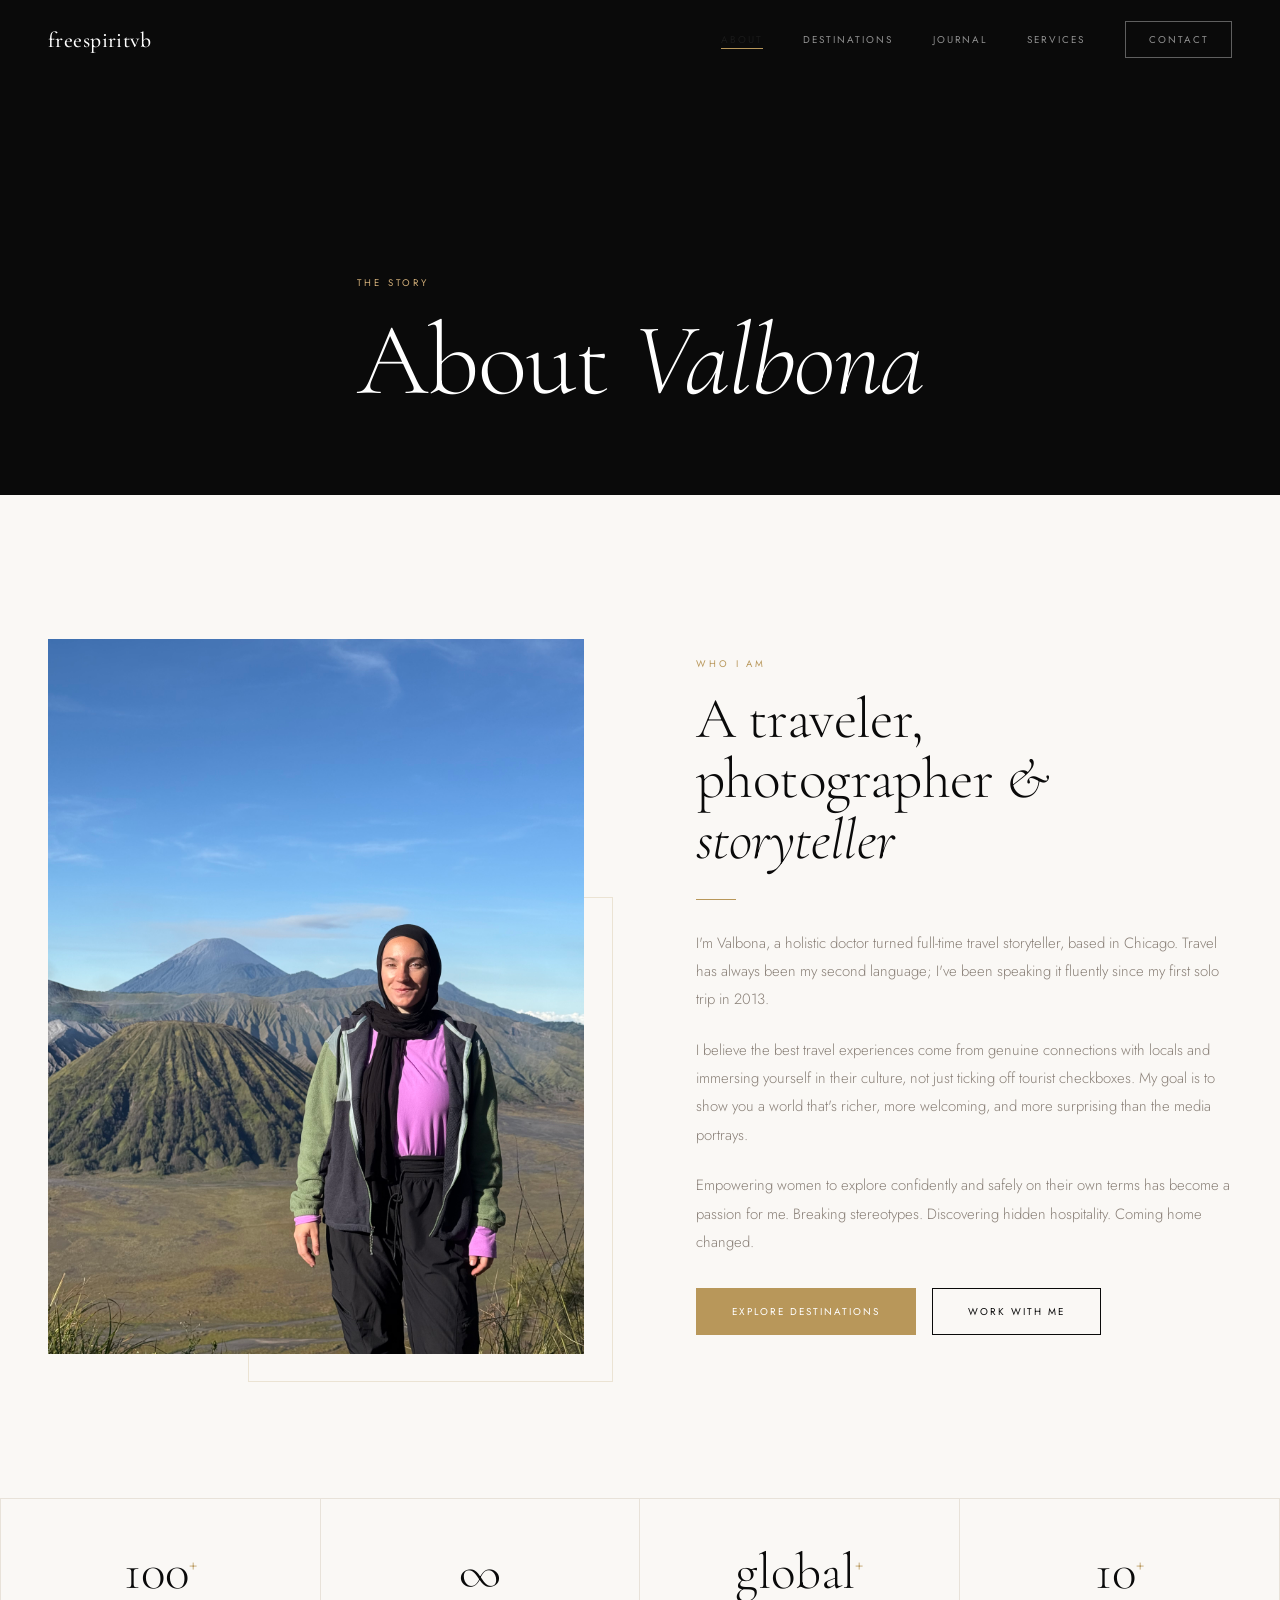
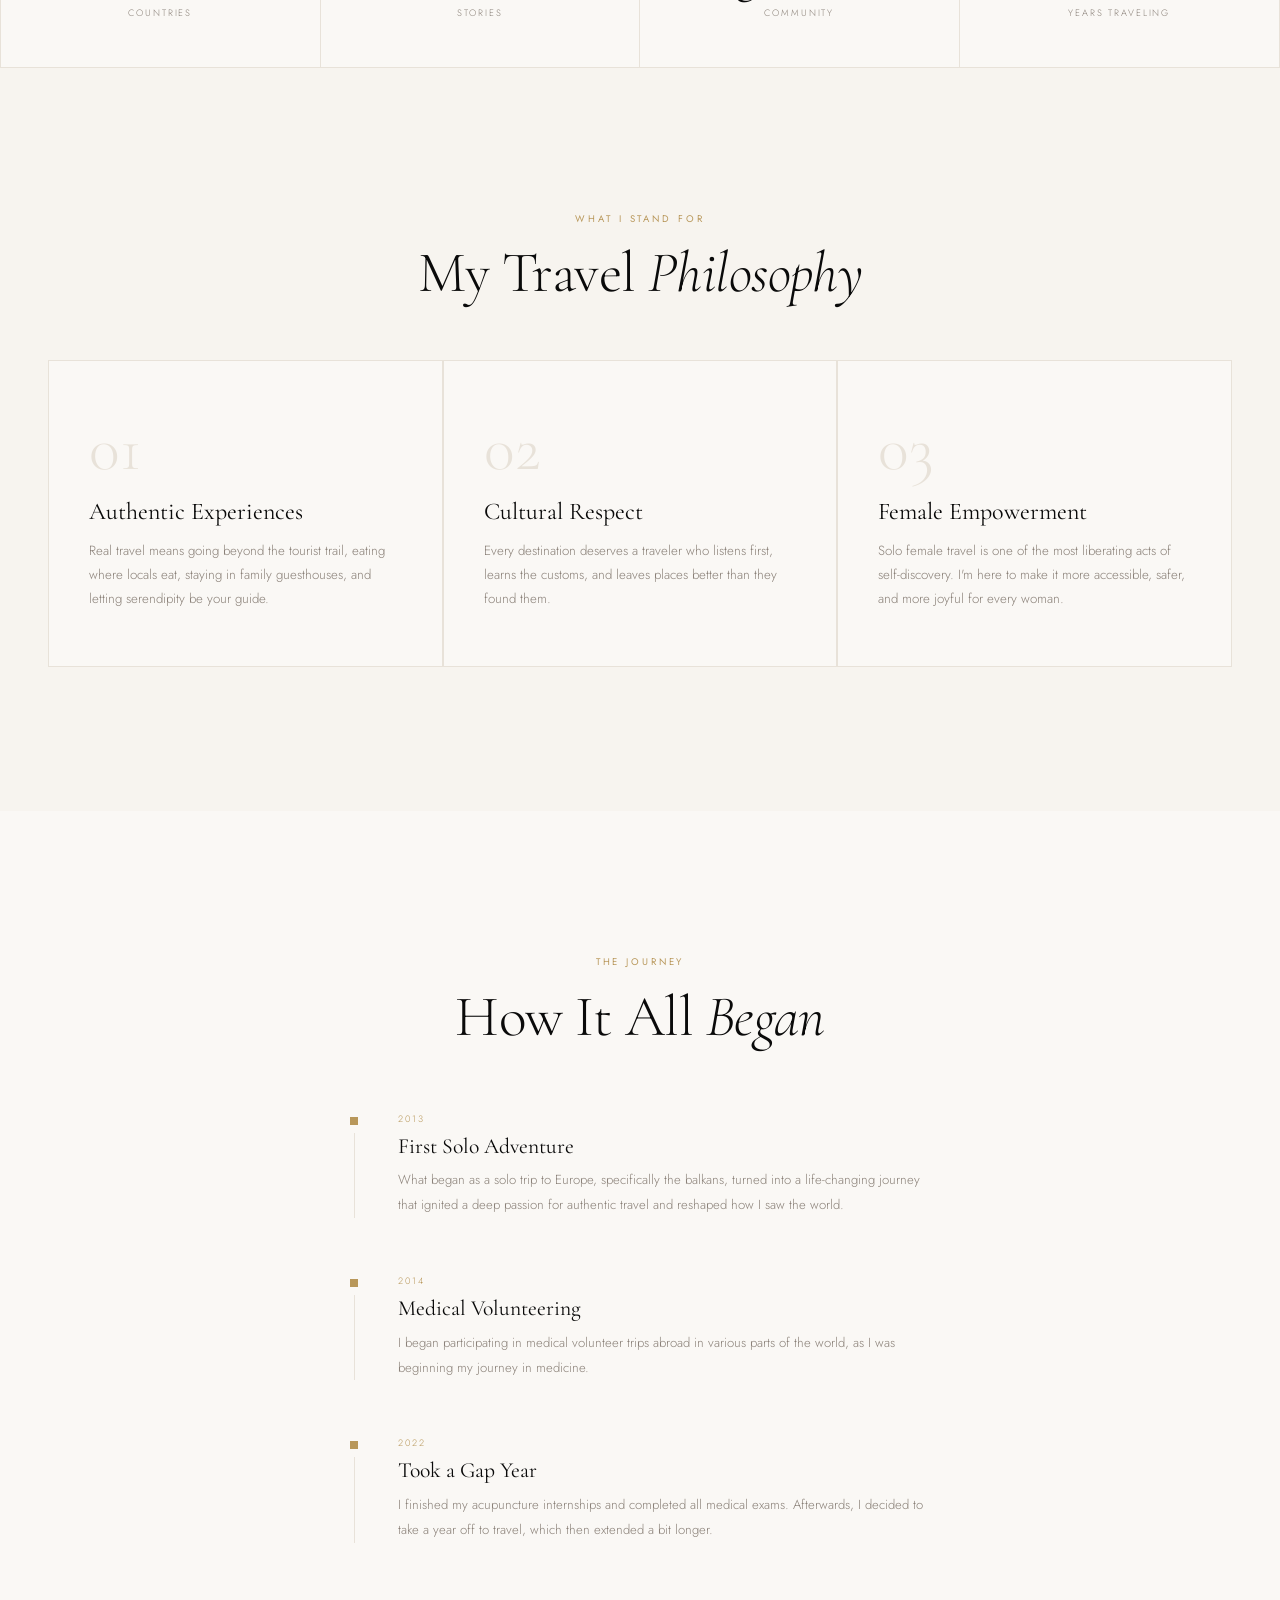
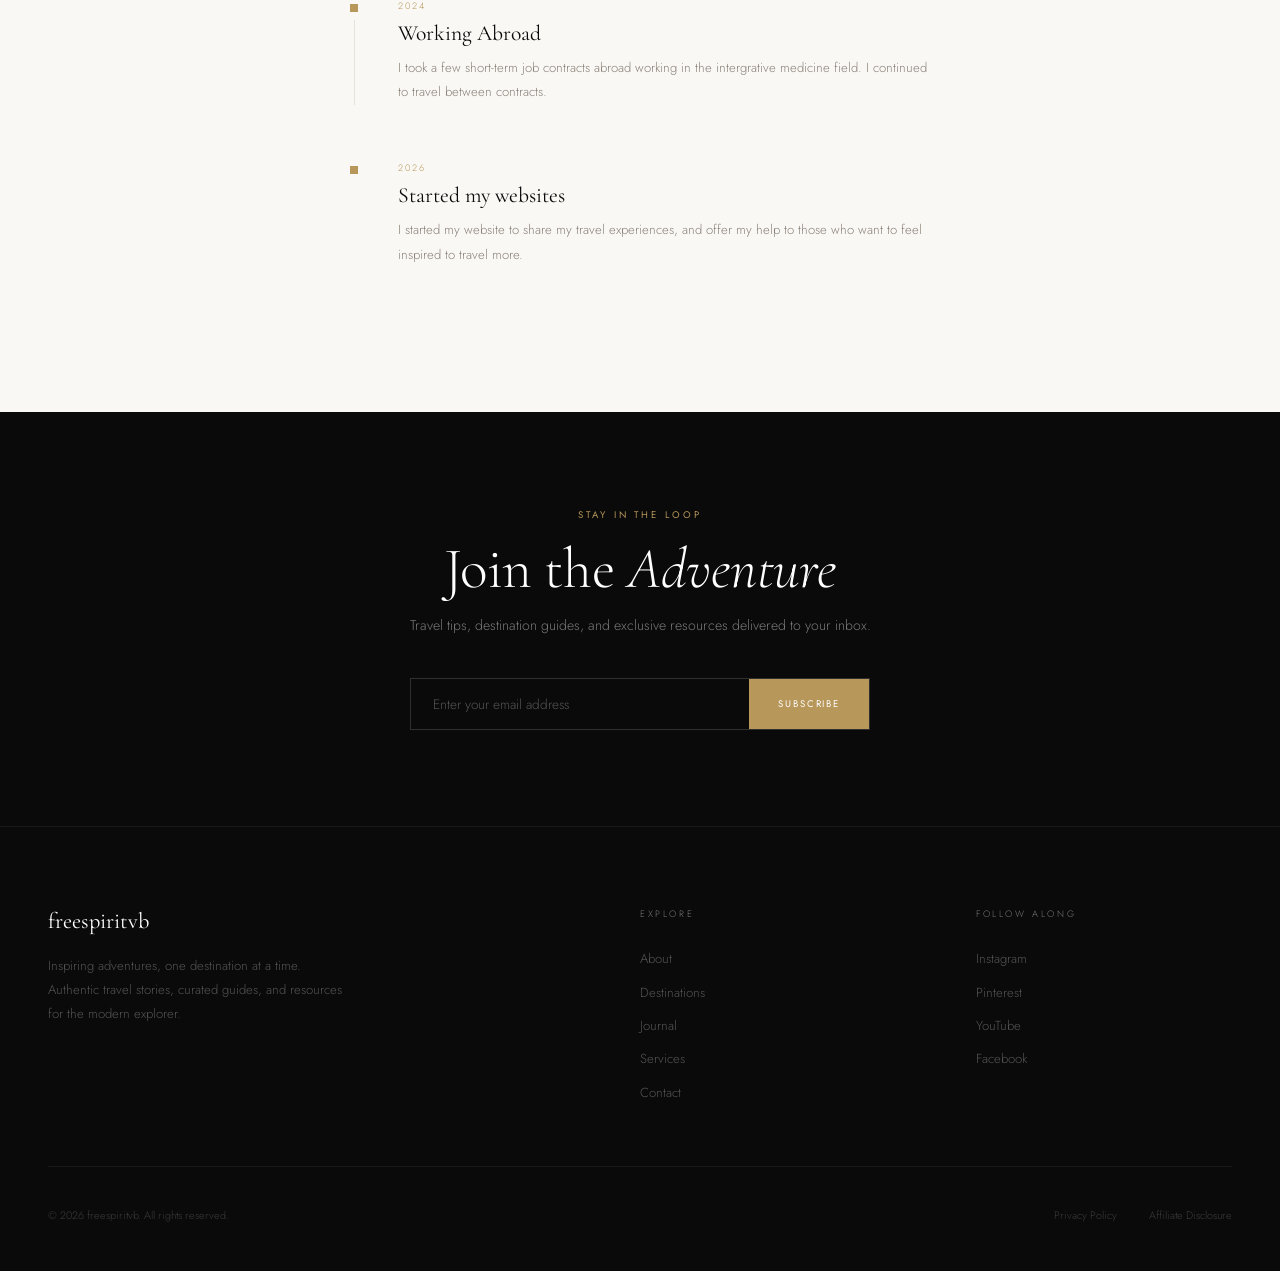
<file: about.html>
<!DOCTYPE html>
<html lang="en">
<head>
  <meta charset="UTF-8" />
  <meta name="viewport" content="width=device-width, initial-scale=1.0" />
  <title>About — Free Spirit VB</title>
  <link rel="stylesheet" href="style.css" />
  <style>
    /* ---- ABOUT-SPECIFIC ---- */
    .about-intro { display: grid; grid-template-columns: 1fr 1fr; gap: 7rem; align-items: center; }
    .about-img-wrap { position: relative; }
    .about-img-wrap .img-zoom { aspect-ratio: 3/4; }
    .about-img-wrap .img-zoom img { width:100%;height:100%;object-fit:cover; }
    .about-frame { position:absolute;bottom:-1.8rem;right:-1.8rem;width:68%;height:68%;border:1px solid var(--border);z-index:-1; }
    .about-text p { font-size:.93rem;line-height:1.9;color:var(--text-muted);margin-bottom:1.4rem; }

    /* Values */
    .values-grid { display:grid;grid-template-columns:repeat(3,1fr);gap:2px;background:var(--stone-light);border:1px solid var(--stone-light); }
    .value-card { background:var(--warm-white);padding:3.5rem 2.5rem;transition:background .3s; }
    .value-card:hover { background:var(--off-white); }
    .value-num { font-family:'Cormorant Garamond',serif;font-size:4rem;font-weight:300;color:var(--stone-light);line-height:1;display:block;margin-bottom:1rem;transition:color .3s; }
    .value-card:hover .value-num { color:var(--gold);opacity:.4; }
    .value-title { font-family:'Cormorant Garamond',serif;font-size:1.5rem;font-weight:400;color:var(--black);margin-bottom:.8rem; }
    .value-desc { font-size:.83rem;line-height:1.8;color:var(--text-muted);font-weight:300; }

    /* Timeline */
    .timeline { max-width:580px;margin:0 auto; }
    .tl-item { display:flex;gap:2.5rem;padding-bottom:3.5rem;position:relative; }
    .tl-item:last-child { padding-bottom:0; }
    .tl-left { display:flex;flex-direction:column;align-items:center; }
    .tl-dot { width:8px;height:8px;background:var(--gold);border:1px solid var(--gold);flex-shrink:0;margin-top:5px; }
    .tl-line { width:1px;flex:1;background:var(--stone-light);margin-top:8px; }
    .tl-year { font-size:.58rem;letter-spacing:.2em;text-transform:uppercase;color:var(--gold);display:block;margin-bottom:.5rem; }
    .tl-title { font-family:'Cormorant Garamond',serif;font-size:1.35rem;font-weight:400;color:var(--black);margin-bottom:.6rem; }
    .tl-text { font-size:.82rem;line-height:1.9;color:var(--text-muted);font-weight:300; }

    /* Stats */
    .stats-bar { display:grid;grid-template-columns:repeat(4,1fr);border:1px solid var(--stone-light); }
    .stat-box { padding:3rem 2rem;text-align:center;border-right:1px solid var(--stone-light); }
    .stat-box:last-child { border-right:none; }
    .stat-n { font-family:'Cormorant Garamond',serif;font-size:3.2rem;font-weight:300;color:var(--black);line-height:1; }
    .stat-n sup { font-size:1.3rem;color:var(--gold); }
    .stat-l { font-size:.58rem;letter-spacing:.2em;text-transform:uppercase;color:var(--text-muted);margin-top:.5rem; }

    @media (max-width:1024px) {
      .about-intro { grid-template-columns:1fr;gap:3.5rem; }
      .about-frame { display:none; }
    }
    @media (max-width:768px) {
      .values-grid { grid-template-columns:1fr; }
      .stats-bar { grid-template-columns:repeat(2,1fr); }
      .stat-box:nth-child(2) { border-right:none; }
      .stat-box:nth-child(1),.stat-box:nth-child(2) { border-bottom:1px solid var(--stone-light); }
    }
  </style>
</head>
<body>



  <nav id="nav" class="nav-light">
    <a href="index.html" class="nav-logo">freespiritvb</a>
    <div class="nav-links">
      <a href="about.html" class="active">About</a>
      <a href="destinations.html">Destinations</a>
      <a href="journal.html">Journal</a>
      <a href="services.html">Services</a>
      <a href="contact.html" class="nav-cta">Contact</a>
    </div>
    <button class="menu-btn" id="menu-btn"><span></span><span></span></button>
  </nav>

  <div id="mobile-menu">
    <button id="mob-close" class="mob-close">✕</button>
    <a href="about.html">About</a>
    <a href="destinations.html">Destinations</a>
    <a href="journal.html">Journal</a>
    <a href="services.html">Services</a>
    <a href="contact.html">Contact</a>
  </div>

  <header class="page-hero">
    <div class="page-hero-bg" style="background-image:url('https://images.unsplash.com/photo-1488646953014-85cb44e25828?w=1800&q=80');"></div>
    <div class="page-hero-overlay"></div>
    <div class="page-hero-content container">
      <span class="eyebrow">The Story</span>
      <h1 class="section-title" style="color:#fff;font-size:clamp(3rem,8vw,7rem);">About <em>Valbona</em></h1>
    </div>
  </header>

  <section class="section-pad">
    <div class="container">
      <div class="about-intro">
        <div class="about-img-wrap reveal">
          <div class="img-zoom"><img src="images/IMG_5706.jpg" alt="Valbona" loading="lazy"/></div>
          <div class="about-frame"></div>
        </div>
        <div class="reveal rv1">
          <span class="eyebrow">Who I Am</span>
          <h2 class="section-title">A traveler, photographer <em>& storyteller</em></h2>
          <span class="gold-line"></span>
          <div class="about-text">
            <p>I'm Valbona, a holistic doctor turned full-time travel storyteller, based in Chicago. Travel has always been my second language; I've been speaking it fluently since my first solo trip in 2013. </p>
            <p>I believe the best travel experiences come from genuine connections with locals and immersing yourself in their culture,  not just ticking off tourist checkboxes. My goal is to show you a world that's richer, more welcoming, and more surprising than the media portrays.</p>
            <p>Empowering women to explore confidently and safely on their own terms has become a passion for me. Breaking stereotypes. Discovering hidden hospitality. Coming home changed.</p>
          </div>
          <div style="display:flex;gap:1rem;flex-wrap:wrap;margin-top:2rem;">
            <a href="destinations.html" class="btn btn-gold">Explore Destinations</a>
            <a href="contact.html" class="btn btn-outline">Work With Me</a>
          </div>
        </div>
      </div>
    </div>
  </section>

   <div class="stats-bar reveal">
    <div class="stat-box"><div class="stat-n">100<sup>+</sup></div><div class="stat-l">Countries</div></div>
    <div class="stat-box"><div class="stat-n">∞<sup></sup></div><div class="stat-l">Stories</div></div>
    <div class="stat-box"><div class="stat-n">global<sup>+</sup></div><div class="stat-l">Community</div></div>
    <div class="stat-box"><div class="stat-n">10<sup>+</sup></div><div class="stat-l">Years Traveling</div></div>
  </div>

  <section class="section-pad bg-off">
    <div class="container">
      <div style="text-align:center;margin-bottom:3.5rem;" class="reveal">
        <span class="eyebrow">What I Stand For</span>
        <h2 class="section-title">My Travel <em>Philosophy</em></h2>
      </div>
      <div class="values-grid reveal">
        <div class="value-card">
          <span class="value-num">01</span>
          <div class="value-title">Authentic Experiences</div>
          <p class="value-desc">Real travel means going beyond the tourist trail, eating where locals eat, staying in family guesthouses, and letting serendipity be your guide.</p>
        </div>
        <div class="value-card">
          <span class="value-num">02</span>
          <div class="value-title">Cultural Respect</div>
          <p class="value-desc">Every destination deserves a traveler who listens first, learns the customs, and leaves places better than they found them.</p>
        </div>
        <div class="value-card">
          <span class="value-num">03</span>
          <div class="value-title">Female Empowerment</div>
          <p class="value-desc">Solo female travel is one of the most liberating acts of self-discovery. I'm here to make it more accessible, safer, and more joyful for every woman.</p>
        </div>
      </div>
    </div>
  </section>

  <section class="section-pad">
    <div class="container">
      <div style="text-align:center;margin-bottom:4rem;" class="reveal">
        <span class="eyebrow">The Journey</span>
        <h2 class="section-title">How It All <em>Began</em></h2>
      </div>
      <div class="timeline">
        <div class="tl-item reveal">
          <div class="tl-left"><div class="tl-dot"></div><div class="tl-line"></div></div>
          <div><span class="tl-year">2013</span><div class="tl-title">First Solo Adventure</div><p class="tl-text">What began as a solo trip to Europe, specifically the balkans, turned into a life-changing journey that ignited a deep passion for authentic travel and reshaped how I saw the world.</p></div>
        </div>
        <div class="tl-item reveal rv1">
          <div class="tl-left"><div class="tl-dot"></div><div class="tl-line"></div></div>
          <div><span class="tl-year">2014</span><div class="tl-title">Medical Volunteering</div><p class="tl-text"> I began participating in medical volunteer trips abroad in various parts of the world, as I was beginning my journey in medicine. </p></div>
        </div>
        <div class="tl-item reveal rv2">
          <div class="tl-left"><div class="tl-dot"></div><div class="tl-line"></div></div>
          <div><span class="tl-year">2022</span><div class="tl-title"> Took a Gap Year </div><p class="tl-text"> I finished my acupuncture internships and completed all medical exams. Afterwards, I decided to take a year off to travel, which then extended a bit longer. </p></div>
        </div>
        <div class="tl-item reveal rv3">
          <div class="tl-left"><div class="tl-dot"></div><div class="tl-line"></div></div>
          <div><span class="tl-year">2024</span><div class="tl-title"> Working Abroad </div><p class="tl-text"> I took a few short-term job contracts abroad working in the intergrative medicine field. I continued to travel between contracts.  </p></div>
        </div>
        <div class="tl-item reveal rv4">
          <div class="tl-left"><div class="tl-dot"></div></div>
          <div><span class="tl-year">2026</span><div class="tl-title"> Started my websites  </div><p class="tl-text"> I started my website to share my travel experiences, and offer my help to those who want to feel inspired to travel more. </p></div>
        </div>
      </div>
    </div>
  </section>



  <div class="newsletter-strip reveal">
    <div class="container">
      <span class="eyebrow" style="color:var(--gold);">Stay in the Loop</span>
      <h2 class="section-title" style="color:#fff;margin-bottom:.8rem;">Join the <em>Adventure</em></h2>
      <p>Travel tips, destination guides, and exclusive resources delivered to your inbox.</p>
      <div class="newsletter-form">
        <input type="email" placeholder="Enter your email address" />
        <button type="button">Subscribe</button>
      </div>
    </div>
  </div>

  <footer>
    <div class="footer-inner">
      <div class="footer-grid">
        <div>
          <a href="index.html" class="footer-logo"> freespiritvb </a>
          <p class="footer-desc">Inspiring adventures, one destination at a time. Authentic travel stories, curated guides, and resources for the modern explorer.</p>
        </div>
        <div>
          <div class="footer-heading">Explore</div>
          <div class="footer-links">
            <a href="about.html">About</a>
            <a href="destinations.html">Destinations</a>
            <a href="journal.html">Journal</a>
            <a href="services.html">Services</a>
            <a href="contact.html">Contact</a>
          </div>
        </div>
        <div>
          <div class="footer-heading">Follow Along</div>
          <div class="footer-links">
            <a href="#">Instagram</a><a href="#">Pinterest</a><a href="#">YouTube</a><a href="#">Facebook</a>
          </div>
        </div>
      </div>
      <div class="footer-bottom">
        <p class="footer-copy">&copy; 2026 freespiritvb. All rights reserved.</p>
        <div class="footer-legal"><a href="#">Privacy Policy</a><a href="#">Affiliate Disclosure</a></div>
      </div>
    </div>
  </footer>

  <script src="main.js"></script>
</body>
</html>
</file>
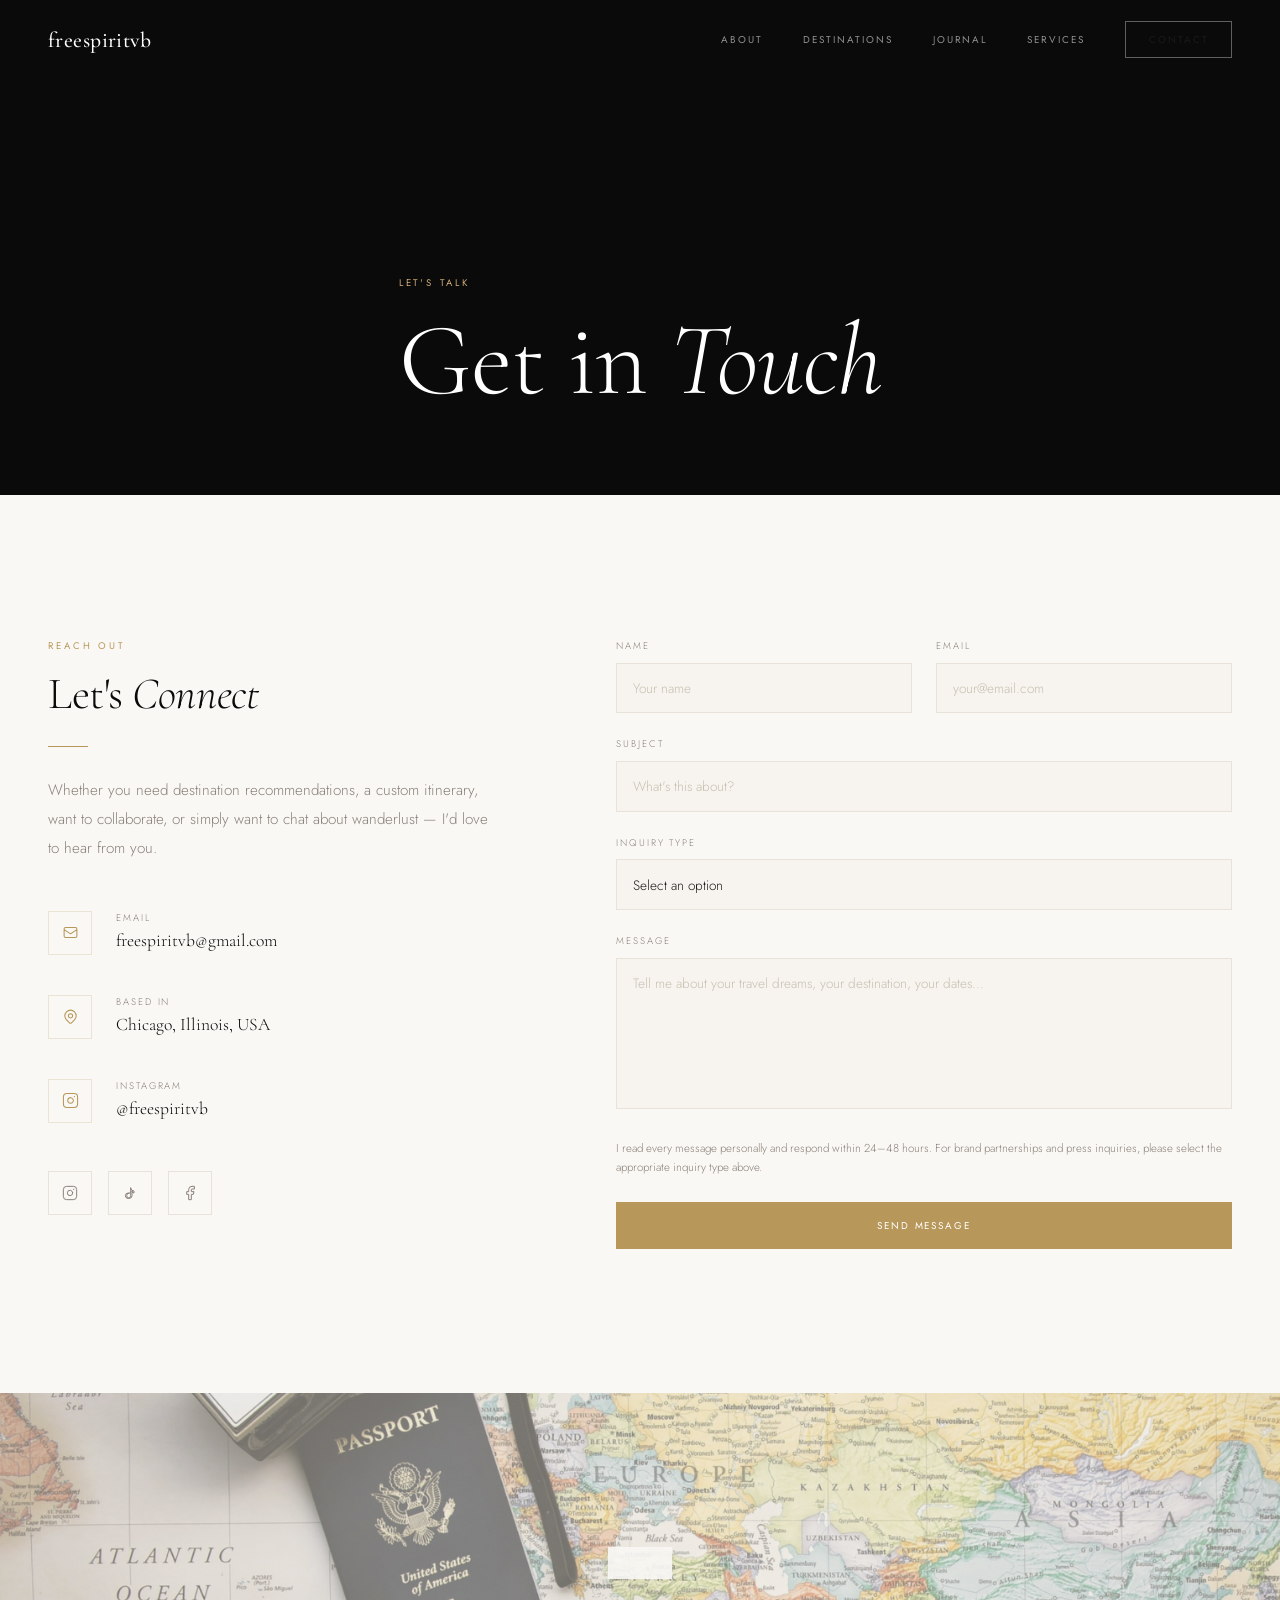
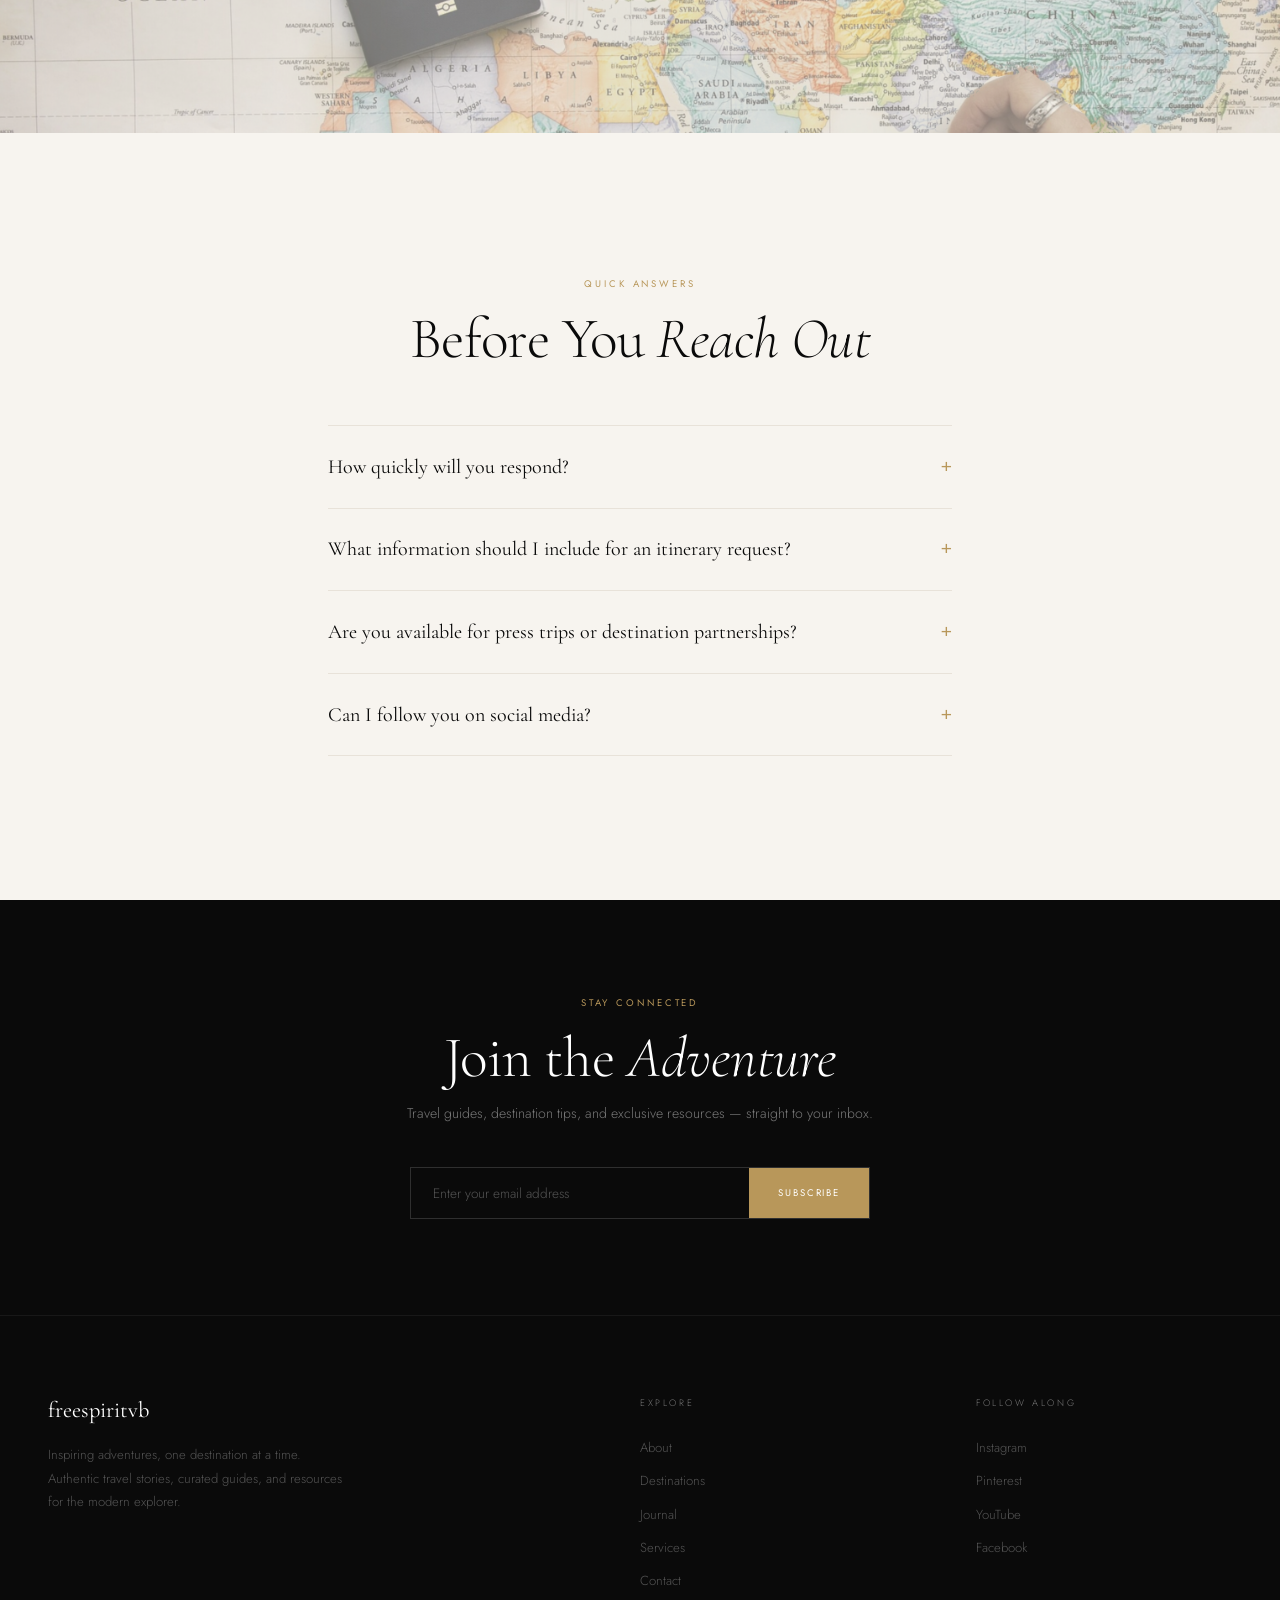
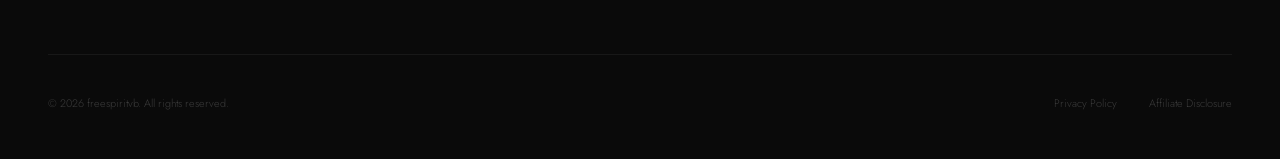
<file: contact.html>
<!DOCTYPE html>
<html lang="en">
<head>
  <meta charset="UTF-8" />
  <meta name="viewport" content="width=device-width, initial-scale=1.0" />
  <title>Contact — Free Spirit VB</title>
  <link rel="stylesheet" href="style.css" />
  <style>
    .contact-grid { display:grid;grid-template-columns:5fr 7fr;gap:8rem;align-items:start; }
    .contact-info-item { display:flex;align-items:flex-start;gap:1.5rem;margin-bottom:2.5rem; }
    .contact-icon { width:44px;height:44px;border:1px solid var(--border);display:flex;align-items:center;justify-content:center;flex-shrink:0; }
    .contact-icon svg { width:17px;height:17px;stroke:var(--gold); }
    .contact-label { font-size:.6rem;letter-spacing:.2em;text-transform:uppercase;color:var(--text-muted);display:block;margin-bottom:.3rem; }
    .contact-value { font-family:'Cormorant Garamond',serif;font-size:1.1rem;color:var(--black); }

    /* Form */
    .form-row { display:grid;grid-template-columns:1fr 1fr;gap:1.5rem;margin-bottom:1.5rem; }
    .form-group { margin-bottom:1.5rem; }
    label { display:block;font-size:.6rem;letter-spacing:.2em;text-transform:uppercase;color:var(--text-muted);margin-bottom:.6rem; }
    input, select, textarea {
      width:100%;padding:.9rem 1rem;
      background:var(--off-white);border:1px solid var(--stone-light);
      font-family:'Jost',sans-serif;font-size:.85rem;font-weight:300;
      color:var(--text);outline:none;
      transition:border-color .3s;
      -webkit-appearance:none;border-radius:0;
    }
    input:focus, select:focus, textarea:focus { border-color:var(--gold); }
    input::placeholder, textarea::placeholder { color:var(--stone); }
    textarea { resize:none; }
    .submit-note { font-size:.72rem;color:var(--text-muted);line-height:1.7;margin-bottom:1.5rem; }

    /* Social row */
    .social-row { display:flex;gap:1rem;margin-top:3rem; }
    .social-btn {
      width:44px;height:44px;border:1px solid var(--stone-light);
      display:flex;align-items:center;justify-content:center;
      transition:all .3s;cursor:none;
    }
    .social-btn:hover { border-color:var(--gold);background:var(--gold); }
    .social-btn svg { width:16px;height:16px;stroke:var(--text-muted);transition:stroke .3s; }
    .social-btn:hover svg { stroke:#fff; }

    /* Map placeholder */
    .map-strip {
      background:var(--stone-light);
      display:flex;align-items:center;justify-content:center;
      height:340px;
      position:relative;overflow:hidden;
    }
    .map-strip img { width:100%;height:100%;object-fit:cover;opacity:.5; }
    .map-label {
      position:absolute;
      font-family:'Cormorant Garamond',serif;font-size:1.6rem;font-style:italic;
      color:var(--black);
      background:rgba(250,248,245,.9);
      padding:1rem 2rem;
    }

    @media (max-width:1024px) { .contact-grid { grid-template-columns:1fr;gap:4rem; } }
    @media (max-width:768px) { .form-row { grid-template-columns:1fr; } }
  </style>
</head>
<body>


  <nav id="nav" class="nav-light">
    <a href="index.html" class="nav-logo"> freespiritvb</a>
    <div class="nav-links">
      <a href="about.html">About</a>
      <a href="destinations.html">Destinations</a>
      <a href="journal.html">Journal</a>
      <a href="services.html">Services</a>
      <a href="contact.html" class="active nav-cta">Contact</a>
    </div>
    <button class="menu-btn" id="menu-btn"><span></span><span></span></button>
  </nav>

  <div id="mobile-menu">
    <button id="mob-close" class="mob-close">✕</button>
    <a href="about.html">About</a>
    <a href="destinations.html">Destinations</a>
    <a href="journal.html">Journal</a>
    <a href="services.html">Services</a>
    <a href="contact.html">Contact</a>
  </div>

  <!-- PAGE HERO -->
  <header class="page-hero">
    <div class="page-hero-bg" style="background-image:url('https://images.unsplash.com/photo-1516321497487-e288fb19713f?w=1800&q=80');"></div>
    <div class="page-hero-overlay"></div>
    <div class="page-hero-content container">
      <span class="eyebrow">Let's Talk</span>
      <h1 class="section-title" style="color:#fff;font-size:clamp(3rem,8vw,7rem);">Get in <em>Touch</em></h1>
    </div>
  </header>

  <!-- CONTACT SECTION -->
  <section class="section-pad">
    <div class="container">
      <div class="contact-grid">

        <!-- Left: Info -->
        <div class="reveal">
          <span class="eyebrow">Reach Out</span>
          <h2 class="section-title" style="font-size:clamp(2rem,3.5vw,3rem);">Let's <em>Connect</em></h2>
          <span class="gold-line"></span>
          <p class="lead" style="margin-bottom:3rem;">Whether you need destination recommendations, a custom itinerary, want to collaborate, or simply want to chat about wanderlust — I'd love to hear from you.</p>

          <div class="contact-info-item">
            <div class="contact-icon">
              <svg fill="none" viewBox="0 0 24 24"><path stroke-linecap="round" stroke-linejoin="round" stroke-width="1.5" d="M3 8l7.89 5.26a2 2 0 002.22 0L21 8M5 19h14a2 2 0 002-2V7a2 2 0 00-2-2H5a2 2 0 00-2 2v10a2 2 0 002 2z"/></svg>
            </div>
            <div>
              <span class="contact-label">Email</span>
              <div class="contact-value">freespiritvb@gmail.com</div>
            </div>
          </div>

          <div class="contact-info-item">
            <div class="contact-icon">
              <svg fill="none" viewBox="0 0 24 24"><path stroke-linecap="round" stroke-linejoin="round" stroke-width="1.5" d="M17.657 16.657L13.414 20.9a2 2 0 01-2.827 0l-4.244-4.243a8 8 0 1111.314 0z"/><path stroke-linecap="round" stroke-linejoin="round" stroke-width="1.5" d="M15 11a3 3 0 11-6 0 3 3 0 016 0z"/></svg>
            </div>
            <div>
              <span class="contact-label">Based In</span>
              <div class="contact-value">Chicago, Illinois, USA</div>
            </div>
          </div>

      

          <div class="contact-info-item">
            <div class="contact-icon">
              <svg fill="none" viewBox="0 0 24 24"><rect x="2" y="2" width="20" height="20" rx="5" stroke-width="1.5"/><path stroke-linecap="round" stroke-linejoin="round" stroke-width="1.5" d="M16 11.37A4 4 0 1112.63 8 4 4 0 0116 11.37z"/><line x1="17.5" y1="6.5" x2="17.51" y2="6.5" stroke-width="2" stroke-linecap="round"/></svg>
            </div>
            <div>
              <span class="contact-label">Instagram</span>
              <div class="contact-value">@freespiritvb</div>
            </div>
          </div>

         <div class="social-row">
            <a href="https://www.instagram.com/freespiritvb" target="_blank" class="social-btn" aria-label="Instagram">
              <svg fill="none" viewBox="0 0 24 24"><rect x="2" y="2" width="20" height="20" rx="5" stroke-width="1.5"/><path stroke-linecap="round" stroke-linejoin="round" stroke-width="1.5" d="M16 11.37A4 4 0 1112.63 8 4 4 0 0116 11.37z"/><line x1="17.5" y1="6.5" x2="17.51" y2="6.5" stroke-width="2" stroke-linecap="round"/></svg>
            </a>
            
            <a href="https://www.tiktok.com/@freespiritvb" target="_blank" class="social-btn" aria-label="TikTok">
              <svg fill="none" viewBox="0 0 24 24"><path stroke-linecap="round" stroke-linejoin="round" stroke-width="1.5" d="M9 12a4 4 0 1 0 4 4V4a5 5 0 0 0 5 5v3a3 3 0 0 1-3-3v7a4 4 0 1 1-4-4Z"/></svg>
            </a>
            
            <a href="https://www.facebook.com/profile.php?id=61587860108250" target="_blank" class="social-btn" aria-label="Facebook">
              <svg fill="none" viewBox="0 0 24 24"><path stroke-linecap="round" stroke-linejoin="round" stroke-width="1.5" d="M18 2h-3a5 5 0 00-5 5v3H7v4h3v8h4v-8h3l1-4h-4V7a1 1 0 011-1h3z"/></svg>
            </a>
          </div>
        </div>

        <!-- Right: Form -->
        <div class="reveal rv1">
          <div class="form-row">
            <div>
              <label>Name</label>
              <input type="text" placeholder="Your name" />
            </div>
            <div>
              <label>Email</label>
              <input type="email" placeholder="your@email.com" />
            </div>
          </div>
          <div class="form-group">
            <label>Subject</label>
            <input type="text" placeholder="What's this about?" />
          </div>
          <div class="form-group">
            <label>Inquiry Type</label>
            <select>
              <option value="">Select an option</option>
              <option>Custom Itinerary</option>
              <option>Travel Consulting</option>
              <option>Brand Partnership</option>
              <option>Press / Media</option>
              <option>General Inquiry</option>
            </select>
          </div>
          <div class="form-group">
            <label>Message</label>
            <textarea rows="6" placeholder="Tell me about your travel dreams, your destination, your dates…"></textarea>
          </div>
          <p class="submit-note">I read every message personally and respond within 24–48 hours. For brand partnerships and press inquiries, please select the appropriate inquiry type above.</p>
          <button type="submit" class="btn btn-gold" style="width:100%;justify-content:center;" id="submit-btn">Send Message</button>
          <div id="form-success" style="display:none;margin-top:1.5rem;padding:1.2rem 1.5rem;border:1px solid var(--gold);background:rgba(184,151,90,.06);">
            <p style="font-family:'Cormorant Garamond',serif;font-size:1.1rem;color:var(--black);">Message sent! <em>I'll be in touch soon.</em></p>
          </div>
        </div>
      </div>
    </div>
  </section>

  <!-- MAP STRIP -->
  <div class="map-strip">
    <img src="images/map.jpg" alt="Chicago" loading="lazy"/>
    <div class="map-label"></div>
  </div>

  <!-- FAQ -->
  <section class="section-pad bg-off">
    <div class="container" style="max-width:720px;">
      <div style="text-align:center;margin-bottom:3.5rem;" class="reveal">
        <span class="eyebrow">Quick Answers</span>
        <h2 class="section-title">Before You <em>Reach Out</em></h2>
      </div>
      <div class="reveal">
        <div class="faq-item">
          <button class="faq-btn" data-faq="1"><span class="faq-question">How quickly will you respond?</span><span class="faq-icon" id="faq-icon-1">+</span></button>
          <div id="faq-1" class="faq-body"><div><p>I personally read and respond to every message within 24–48 hours. During active travel periods it may take slightly longer — I appreciate your patience.</p></div></div>
        </div>
        <div class="faq-item">
          <button class="faq-btn" data-faq="2"><span class="faq-question">What information should I include for an itinerary request?</span><span class="faq-icon" id="faq-icon-2">+</span></button>
          <div id="faq-2" class="faq-body"><div><p>The more detail the better! Include your destination(s), travel dates, number of travelers, budget range, interests, and any must-see places or experiences. This helps me create something truly tailored to you.</p></div></div>
        </div>
      
        <div class="faq-item">
          <button class="faq-btn" data-faq="4"><span class="faq-question">Are you available for press trips or destination partnerships?</span><span class="faq-icon" id="faq-icon-4">+</span></button>
          <div id="faq-4" class="faq-body"><div><p>Yes! I'm selective about partnerships to ensure they align with my values of authentic travel and cultural respect. Reach out with your proposal and I'll review it personally.</p></div></div>
        </div>
        <div class="faq-item">
          <button class="faq-btn" data-faq="5"><span class="faq-question">Can I follow you on social media?</span><span class="faq-icon" id="faq-icon-5">+</span></button>
          <div id="faq-5" class="faq-body"><div><p>Absolutely, find me @freespiritvb on Instagram, where I share daily travel inspiration and destination previews.</p></div></div>
        </div>
      </div>
    </div>
  </section>

  <!-- NEWSLETTER -->
  <div class="newsletter-strip reveal">
    <div class="container">
      <span class="eyebrow" style="color:var(--gold);">Stay Connected</span>
      <h2 class="section-title" style="color:#fff;margin-bottom:.8rem;">Join the <em>Adventure</em></h2>
      <p>Travel guides, destination tips, and exclusive resources — straight to your inbox.</p>
      <div class="newsletter-form">
        <input type="email" placeholder="Enter your email address" />
        <button type="button">Subscribe</button>
      </div>
    </div>
  </div>

  <footer>
    <div class="footer-inner">
      <div class="footer-grid">
        <div>
          <a href="index.html" class="footer-logo"> freespiritvb</span></a>
          <p class="footer-desc">Inspiring adventures, one destination at a time. Authentic travel stories, curated guides, and resources for the modern explorer.</p>
        </div>
        <div>
          <div class="footer-heading">Explore</div>
          <div class="footer-links">
            <a href="about.html">About</a>
            <a href="destinations.html">Destinations</a>
            <a href="journal.html">Journal</a>
            <a href="services.html">Services</a>
            <a href="contact.html">Contact</a>
          </div>
        </div>
        <div>
          <div class="footer-heading">Follow Along</div>
          <div class="footer-links">
            <a href="#">Instagram</a>
            <a href="#">Pinterest</a>
            <a href="#">YouTube</a>
            <a href="#">Facebook</a>
          </div>
        </div>
      </div>
      <div class="footer-bottom">
        <p class="footer-copy">&copy; 2026 freespiritvb. All rights reserved.</p>
        <div class="footer-legal">
          <a href="#">Privacy Policy</a>
          <a href="#">Affiliate Disclosure</a>
        </div>
      </div>
    </div>
  </footer>

  <script src="main.js"></script>
  <script>
    // Fake form submission
    document.getElementById('submit-btn').addEventListener('click', () => {
      document.getElementById('form-success').style.display = 'block';
      document.getElementById('submit-btn').textContent = 'Message Sent ✓';
      document.getElementById('submit-btn').style.background = 'var(--black)';
      document.getElementById('submit-btn').style.borderColor = 'var(--black)';
    });
  </script>
</body>
</html>
</file>
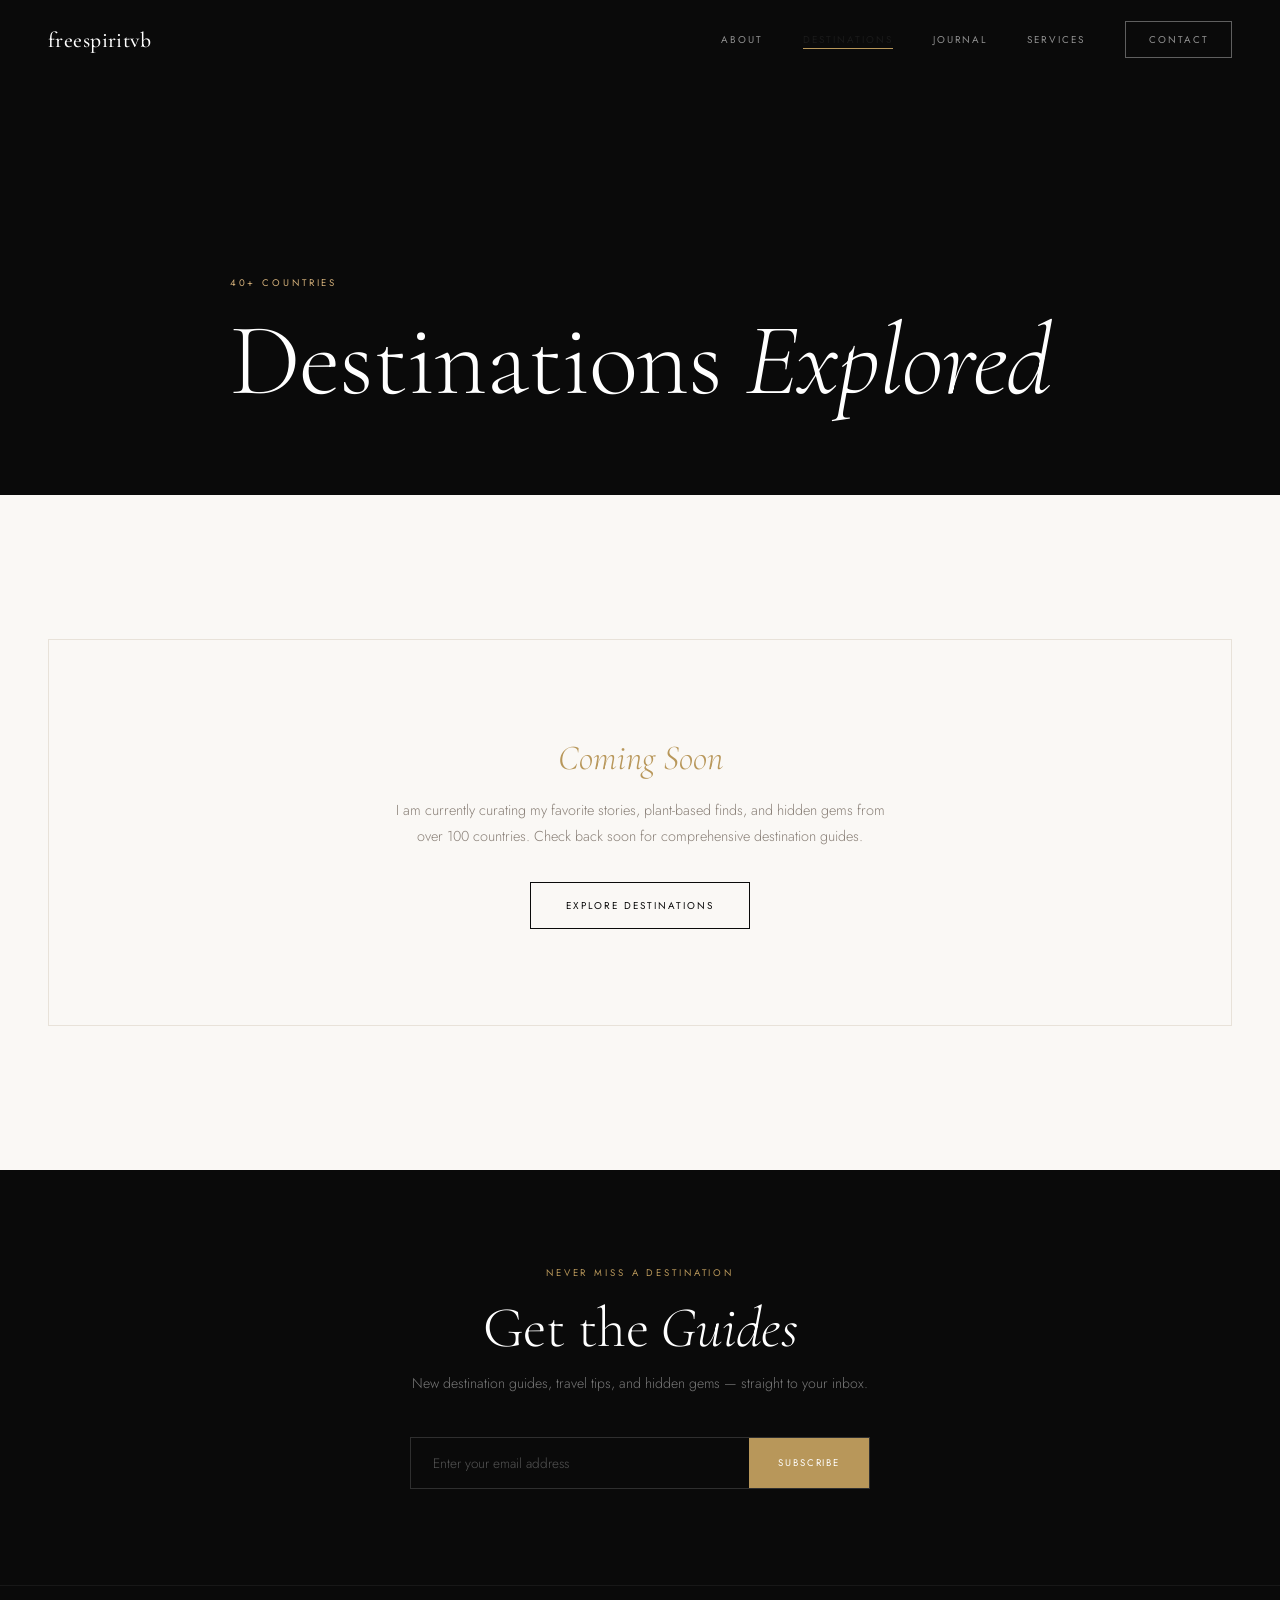
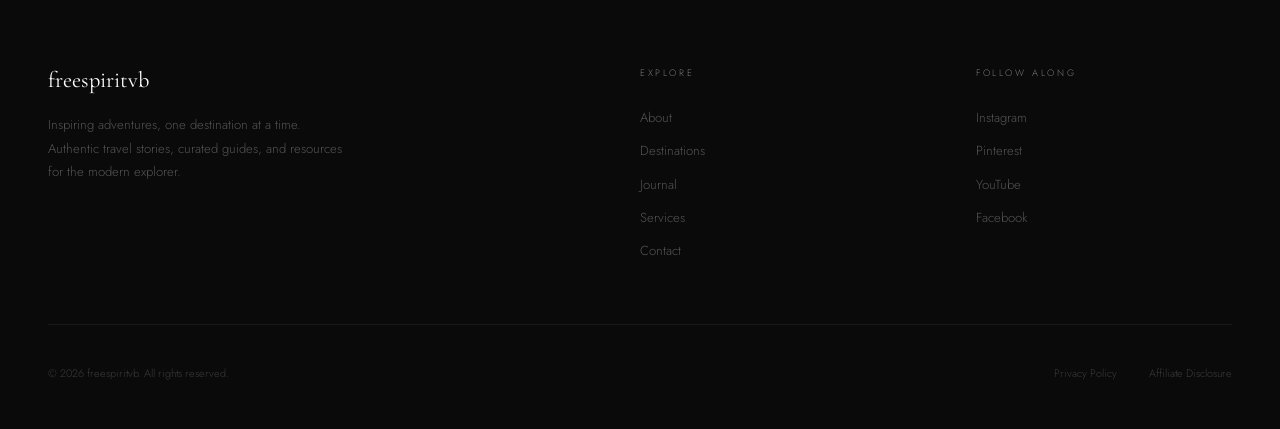
<file: destinations.html>
<!DOCTYPE html>
<html lang="en">
<head>
  <meta charset="UTF-8" />
  <meta name="viewport" content="width=device-width, initial-scale=1.0" />
  <title>Destinations — Free Spirit VB</title>
  <link rel="stylesheet" href="style.css" />
  <style>
    /* Filter bar */
    .filter-bar { display:flex;gap:0;border:1px solid var(--stone-light);overflow:hidden;width:fit-content; }
    .filter-btn {
      font-family:'Jost',sans-serif;font-size:.6rem;font-weight:400;
      letter-spacing:.2em;text-transform:uppercase;
      padding:.75rem 1.6rem;background:none;border:none;border-right:1px solid var(--stone-light);
      color:var(--text-muted);cursor:none;transition:all .25s;
    }
    .filter-btn:last-child { border-right:none; }
    .filter-btn.active, .filter-btn:hover { background:var(--black);color:#fff; }

    /* Dest grid */
    .destinations-grid { display:grid;grid-template-columns:repeat(3,1fr);gap:3rem; }
    .dest-card { cursor:none; }
    .dest-card-img { aspect-ratio:4/3;position:relative;overflow:hidden;margin-bottom:1.5rem; }
    .dest-card-img img { width:100%;height:100%;object-fit:cover;transition:transform .8s cubic-bezier(.16,1,.3,1),filter .8s;filter:brightness(.8) saturate(.85); }
    .dest-card:hover .dest-card-img img { transform:scale(1.05);filter:brightness(.7) saturate(1.1); }
    .dest-card-overlay { position:absolute;inset:0;background:linear-gradient(to top,rgba(0,0,0,.55) 0%,transparent 60%); }
    .dest-card-badge { position:absolute;top:1.2rem;left:1.2rem;font-size:.55rem;letter-spacing:.22em;text-transform:uppercase;color:#fff;background:var(--gold);padding:.35rem .9rem; }
    .dest-card-title { font-family:'Cormorant Garamond',serif;font-size:1.6rem;font-weight:400;color:var(--black);margin-bottom:.5rem;transition:color .3s; }
    .dest-card:hover .dest-card-title { color:var(--gold); }
    .dest-card-meta { display:flex;gap:1rem;align-items:center;margin-bottom:.8rem; }
    .dest-card-tag { font-size:.58rem;letter-spacing:.18em;text-transform:uppercase;color:var(--gold); }
    .dest-card-sep { width:1px;height:10px;background:var(--stone-light); }
    .dest-card-region { font-size:.58rem;letter-spacing:.1em;color:var(--text-muted); }
    .dest-card-desc { font-size:.83rem;line-height:1.8;color:var(--text-muted);font-weight:300; }

    /* Featured banner */
    .dest-featured {
      display:grid;grid-template-columns:1fr 1fr;min-height:480px;
      border:1px solid var(--stone-light);overflow:hidden;
    }
    .dest-featured-img { position:relative;overflow:hidden; }
    .dest-featured-img img { width:100%;height:100%;object-fit:cover;transition:transform .9s cubic-bezier(.16,1,.3,1); }
    .dest-featured:hover .dest-featured-img img { transform:scale(1.04); }
    .dest-featured-body { padding:4rem;display:flex;flex-direction:column;justify-content:center; }
    .dest-featured-body p { font-size:.9rem;line-height:1.9;color:var(--text-muted);margin-bottom:2rem;font-weight:300; }

    @media (max-width:1024px) { .destinations-grid { grid-template-columns:repeat(2,1fr); } }
    @media (max-width:768px) {
      .destinations-grid { grid-template-columns:1fr; }
      .dest-featured { grid-template-columns:1fr; }
      .dest-featured-img { aspect-ratio:16/9; }
      .filter-bar { flex-wrap:wrap;width:100%; }
      .filter-btn { flex:1;border-right:none;border-bottom:1px solid var(--stone-light); }
    }
  </style>
</head>
<body>



  <nav id="nav" class="nav-light">
    <a href="index.html" class="nav-logo"> freespiritvb</a>
    <div class="nav-links">
      <a href="about.html">About</a>
      <a href="destinations.html" class="active">Destinations</a>
      <a href="journal.html">Journal</a>
      <a href="services.html">Services</a>
      <a href="contact.html" class="nav-cta">Contact</a>
    </div>
    <button class="menu-btn" id="menu-btn"><span></span><span></span></button>
  </nav>

  <div id="mobile-menu">
    <button id="mob-close" class="mob-close">✕</button>
    <a href="about.html">About</a>
    <a href="destinations.html">Destinations</a>
    <a href="journal.html">Journal</a>
    <a href="services.html">Services</a>
    <a href="contact.html">Contact</a>
  </div>

  <!-- PAGE HERO -->
  <header class="page-hero">
    <div class="page-hero-bg" style="background-image:url('https://images.unsplash.com/photo-1476514525535-07fb3b4ae5f1?w=1800&q=80');"></div>
    <div class="page-hero-overlay"></div>
    <div class="page-hero-content container">
      <span class="eyebrow">40+ Countries</span>
      <h1 class="section-title" style="color:#fff;font-size:clamp(3rem,8vw,7rem);">Destinations <em>Explored</em></h1>
    </div>
  </header>

  <section class="section-pad">
    <div class="container">
      <div style="text-align:center; padding: 6rem 2rem; border: 1px solid var(--stone-light); background: var(--warm-white);" class="reveal">
        <span style="font-family:'Cormorant Garamond',serif; font-size: 2.2rem; font-style: italic; color: var(--gold);">Coming Soon</span>
        <p style="margin-top: 1.2rem; font-size: .9rem; line-height: 1.8; color: var(--text-muted); font-weight: 300; max-width: 500px; margin-left: auto; margin-right: auto;">
          I am currently curating my favorite stories, plant-based finds, and hidden gems from over 100 countries. Check back soon for comprehensive destination guides.        </p>
        <a href="destinations.html" class="btn btn-outline" style="margin-top:2rem;">Explore Destinations</a>
      </div>
    </div>
  </section>

  <!-- FEATURED 
  <section class="section-pad">
    <div class="container">
      <div class="reveal" style="margin-bottom:3.5rem;">
        <span class="eyebrow">Editor's Pick</span>
        <h2 class="section-title">Featured <em>Destination</em></h2>
      </div>
      <div class="dest-featured reveal">
        <div class="dest-featured-img">
          <img src="https://images.unsplash.com/photo-1504829857797-ddff29c27927?w=900&q=80" alt="Iceland" loading="lazy"/>
        </div>
        <div class="dest-featured-body">
          <span class="eyebrow">Feature</span>
          <h2 class="section-title" style="font-size:clamp(2rem,3.5vw,3rem);margin-bottom:.6rem;">Chasing Northern Lights <em>in Iceland</em></h2>
          <span class="gold-line"></span>
          <p>From misty mountains to black sand beaches, Iceland is the land of fire and ice — and one of the most transformative trips you'll ever take. A complete guide to witnessing the aurora borealis and doing it right.</p>
          <a href="journal.html" class="btn btn-gold">Read the Full Guide</a>
        </div>
      </div>
    </div>
  </section> -->

  <!-- FILTER + GRID
  <section class="section-pad bg-off">
    <div class="container">
      <div style="display:flex;align-items:flex-end;justify-content:space-between;flex-wrap:wrap;gap:2rem;margin-bottom:3.5rem;" class="reveal">
        <div>
          <span class="eyebrow">Browse</span>
          <h2 class="section-title">All <em>Destinations</em></h2>
        </div>
        <div class="filter-bar">
          <button class="filter-btn active">All</button>
          <button class="filter-btn">Europe</button>
          <button class="filter-btn">Asia</button>
          <button class="filter-btn">Americas</button>
          <button class="filter-btn">Middle East</button>
        </div>
      </div>

      <div class="destinations-grid">
        <article class="dest-card reveal">
          <div class="dest-card-img"><img src="https://images.unsplash.com/photo-1498550740806-26de5cc93f5b?w=700&q=80" alt="Italy" loading="lazy"/><div class="dest-card-overlay"></div><span class="dest-card-badge">Europe</span></div>
          <div class="dest-card-meta"><span class="dest-card-tag">Food & Culture</span><span class="dest-card-sep"></span><span class="dest-card-region">Southern Europe</span></div>
          <h3 class="dest-card-title">Italy</h3>
          <p class="dest-card-desc">From Roman ruins to Venetian canals, Italian cuisine to Renaissance art — Italy rewards every type of traveler.</p>
        </article>
        <article class="dest-card reveal rv1">
          <div class="dest-card-img"><img src="https://images.unsplash.com/photo-1508804185872-d7badad00f7d?w=700&q=80" alt="China" loading="lazy"/><div class="dest-card-overlay"></div><span class="dest-card-badge">Asia</span></div>
          <div class="dest-card-meta"><span class="dest-card-tag">Adventure</span><span class="dest-card-sep"></span><span class="dest-card-region">East Asia</span></div>
          <h3 class="dest-card-title">China</h3>
          <p class="dest-card-desc">From Avatar Mountains to the Great Wall — China is vast, ancient, and endlessly surprising.</p>
        </article>
        <article class="dest-card reveal rv2">
          <div class="dest-card-img"><img src="https://images.unsplash.com/photo-1504829857797-ddff29c27927?w=700&q=80" alt="Iceland" loading="lazy"/><div class="dest-card-overlay"></div><span class="dest-card-badge">Europe</span></div>
          <div class="dest-card-meta"><span class="dest-card-tag">Nature</span><span class="dest-card-sep"></span><span class="dest-card-region">Northern Europe</span></div>
          <h3 class="dest-card-title">Iceland</h3>
          <p class="dest-card-desc">Volcanic landscapes, thermal pools, and the aurora borealis. Iceland is otherworldly.</p>
        </article>
        <article class="dest-card reveal">
          <div class="dest-card-img"><img src="https://images.unsplash.com/photo-1531482615713-2afd69097998?w=700&q=80" alt="Patagonia" loading="lazy"/><div class="dest-card-overlay"></div><span class="dest-card-badge">Americas</span></div>
          <div class="dest-card-meta"><span class="dest-card-tag">Hiking</span><span class="dest-card-sep"></span><span class="dest-card-region">South America</span></div>
          <h3 class="dest-card-title">Patagonia</h3>
          <p class="dest-card-desc">The W Trek, glaciers, and the wild end of the world. Patagonia is for the dreamers who follow through.</p>
        </article>
        <article class="dest-card reveal rv1">
          <div class="dest-card-img"><img src="https://images.unsplash.com/photo-1596003906949-67221c37965c?w=700&q=80" alt="Saudi Arabia" loading="lazy"/><div class="dest-card-overlay"></div><span class="dest-card-badge">Middle East</span></div>
          <div class="dest-card-meta"><span class="dest-card-tag">Heritage</span><span class="dest-card-sep"></span><span class="dest-card-region">Arabian Peninsula</span></div>
          <h3 class="dest-card-title">Saudi Arabia</h3>
          <p class="dest-card-desc">Ancient Nabatean ruins, desert hospitality, and a country opening its doors to the world.</p>
        </article>
        <article class="dest-card reveal rv2">
          <div class="dest-card-img"><img src="https://images.unsplash.com/photo-1552733407-5d5c46c3bb3b?w=700&q=80" alt="Southeast Asia" loading="lazy"/><div class="dest-card-overlay"></div><span class="dest-card-badge">Asia</span></div>
          <div class="dest-card-meta"><span class="dest-card-tag">Culture</span><span class="dest-card-sep"></span><span class="dest-card-region">Southeast Asia</span></div>
          <h3 class="dest-card-title">Southeast Asia</h3>
          <p class="dest-card-desc">Secret islands, jungle temples, and street food that changes your whole relationship with flavor.</p>
        </article>
        <article class="dest-card reveal">
          <div class="dest-card-img"><img src="https://images.unsplash.com/photo-1539635278303-d4002c07eae3?w=700&q=80" alt="Morocco" loading="lazy"/><div class="dest-card-overlay"></div><span class="dest-card-badge">Africa</span></div>
          <div class="dest-card-meta"><span class="dest-card-tag">Culture</span><span class="dest-card-sep"></span><span class="dest-card-region">North Africa</span></div>
          <h3 class="dest-card-title">Morocco</h3>
          <p class="dest-card-desc">Medina mazes, sahara sunsets, and tagines that taste like history. Morocco overwhelms the senses in the best way.</p>
        </article>
        <article class="dest-card reveal rv1">
          <div class="dest-card-img"><img src="https://images.unsplash.com/photo-1543158181-e6f9f6712055?w=700&q=80" alt="Japan" loading="lazy"/><div class="dest-card-overlay"></div><span class="dest-card-badge">Asia</span></div>
          <div class="dest-card-meta"><span class="dest-card-tag">Culture</span><span class="dest-card-sep"></span><span class="dest-card-region">East Asia</span></div>
          <h3 class="dest-card-title">Japan</h3>
          <p class="dest-card-desc">Ancient temples beside neon cities, ramen in the rain, and a culture that makes precision feel poetic.</p>
        </article>
        <article class="dest-card reveal rv2">
          <div class="dest-card-img"><img src="https://images.unsplash.com/photo-1518548419970-58e3b4079ab2?w=700&q=80" alt="Greece" loading="lazy"/><div class="dest-card-overlay"></div><span class="dest-card-badge">Europe</span></div>
          <div class="dest-card-meta"><span class="dest-card-tag">Islands</span><span class="dest-card-sep"></span><span class="dest-card-region">Southern Europe</span></div>
          <h3 class="dest-card-title">Greece</h3>
          <p class="dest-card-desc">White-washed villages, turquoise waters, and evenings that last forever over olives and wine.</p>
        </article>
      </div>
    </div>
  </section>   -->

  <!-- NEWSLETTER -->
  <div class="newsletter-strip reveal">
    <div class="container">
      <span class="eyebrow" style="color:var(--gold);">Never Miss a Destination</span>
      <h2 class="section-title" style="color:#fff;margin-bottom:.8rem;">Get the <em>Guides</em></h2>
      <p>New destination guides, travel tips, and hidden gems — straight to your inbox.</p>
      <div class="newsletter-form">
        <input type="email" placeholder="Enter your email address" />
        <button type="button">Subscribe</button>
      </div>
    </div>
  </div>

  <footer>
    <div class="footer-inner">
      <div class="footer-grid">
        <div>
          <a href="index.html" class="footer-logo"> freespiritvb </a>
          <p class="footer-desc">Inspiring adventures, one destination at a time. Authentic travel stories, curated guides, and resources for the modern explorer.</p>
        </div>
        <div>
          <div class="footer-heading">Explore</div>
          <div class="footer-links">
            <a href="about.html">About</a><a href="destinations.html">Destinations</a>
            <a href="journal.html">Journal</a><a href="services.html">Services</a><a href="contact.html">Contact</a>
          </div>
        </div>
        <div>
          <div class="footer-heading">Follow Along</div>
          <div class="footer-links"><a href="#">Instagram</a><a href="#">Pinterest</a><a href="#">YouTube</a><a href="#">Facebook</a></div>
        </div>
      </div>
      <div class="footer-bottom">
        <p class="footer-copy">&copy; 2026 freespiritvb. All rights reserved.</p>
        <div class="footer-legal"><a href="#">Privacy Policy</a><a href="#">Affiliate Disclosure</a></div>
      </div>
    </div>
  </footer>

  <script src="main.js"></script>
  <script>
    document.querySelectorAll('.filter-btn').forEach(btn => {
      btn.addEventListener('click', () => {
        document.querySelectorAll('.filter-btn').forEach(b => b.classList.remove('active'));
        btn.classList.add('active');
      });
    });
  </script>
</body>
</html>
</file>
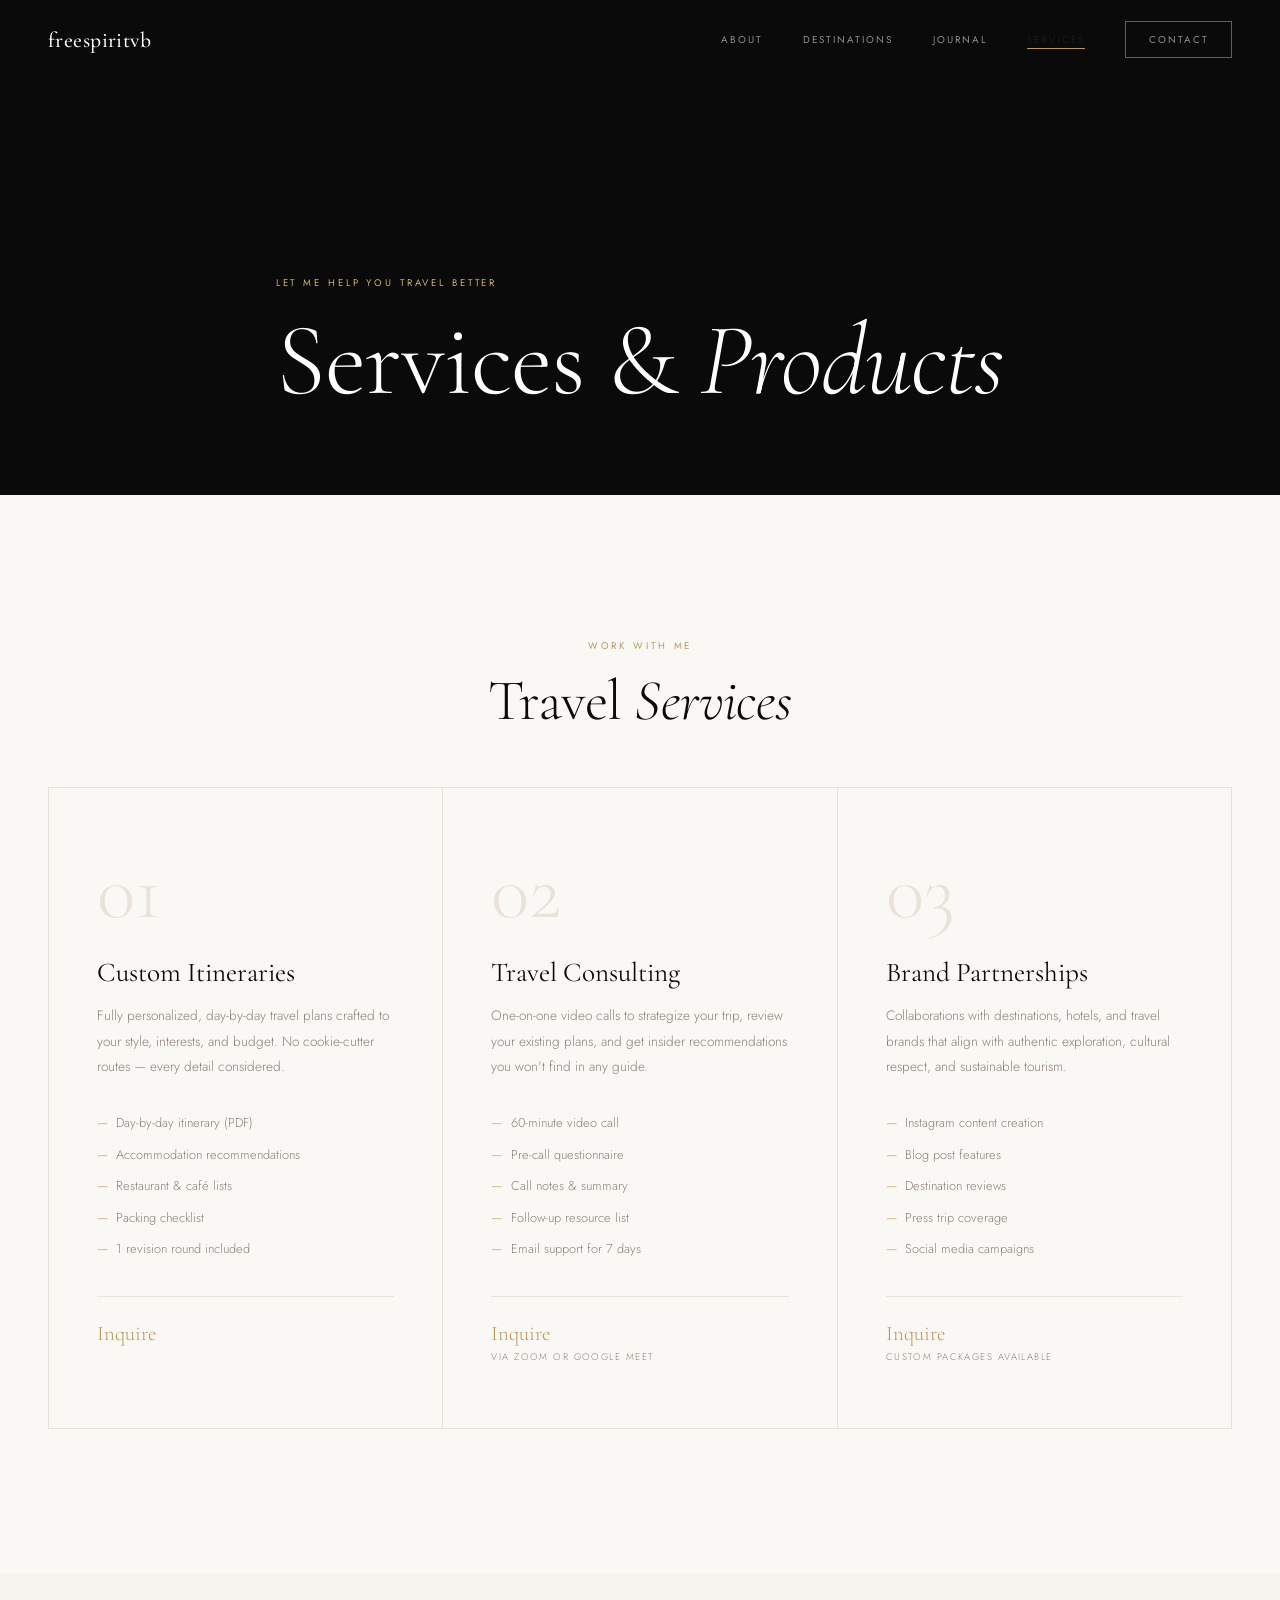
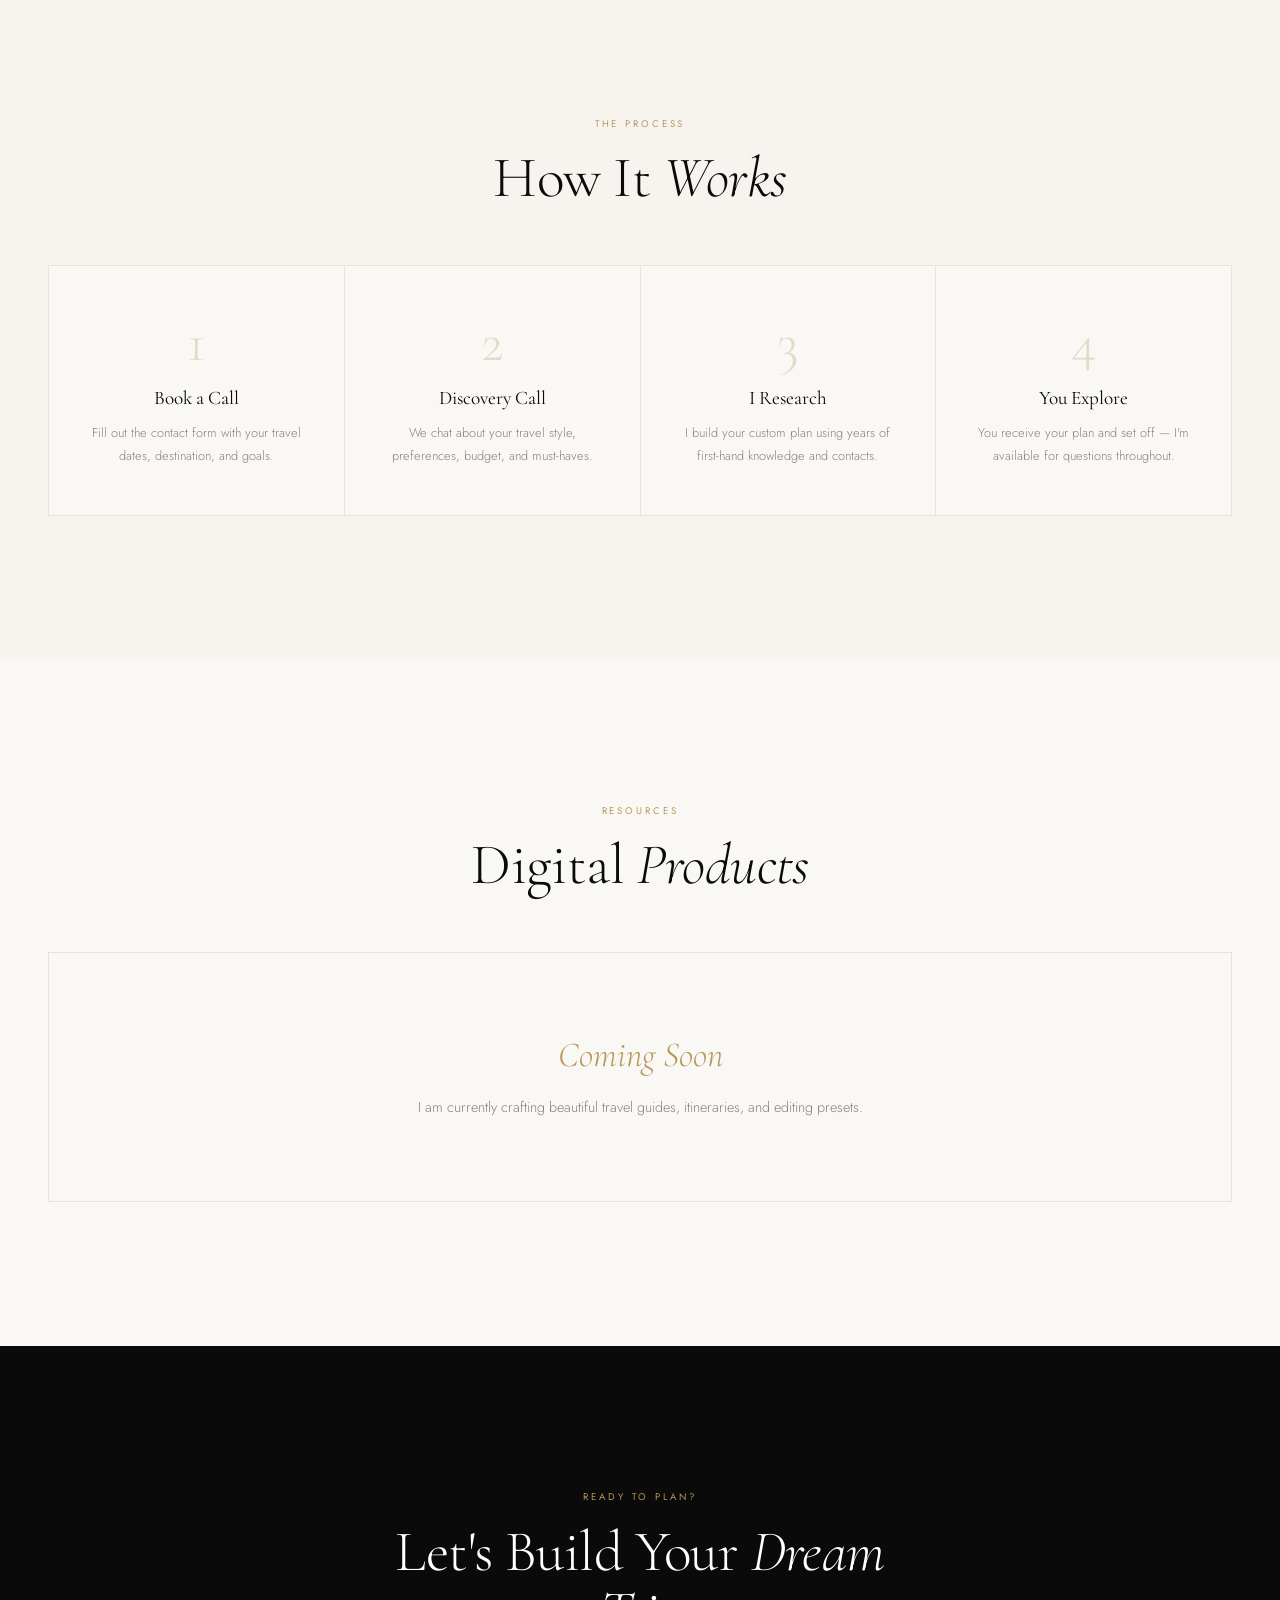
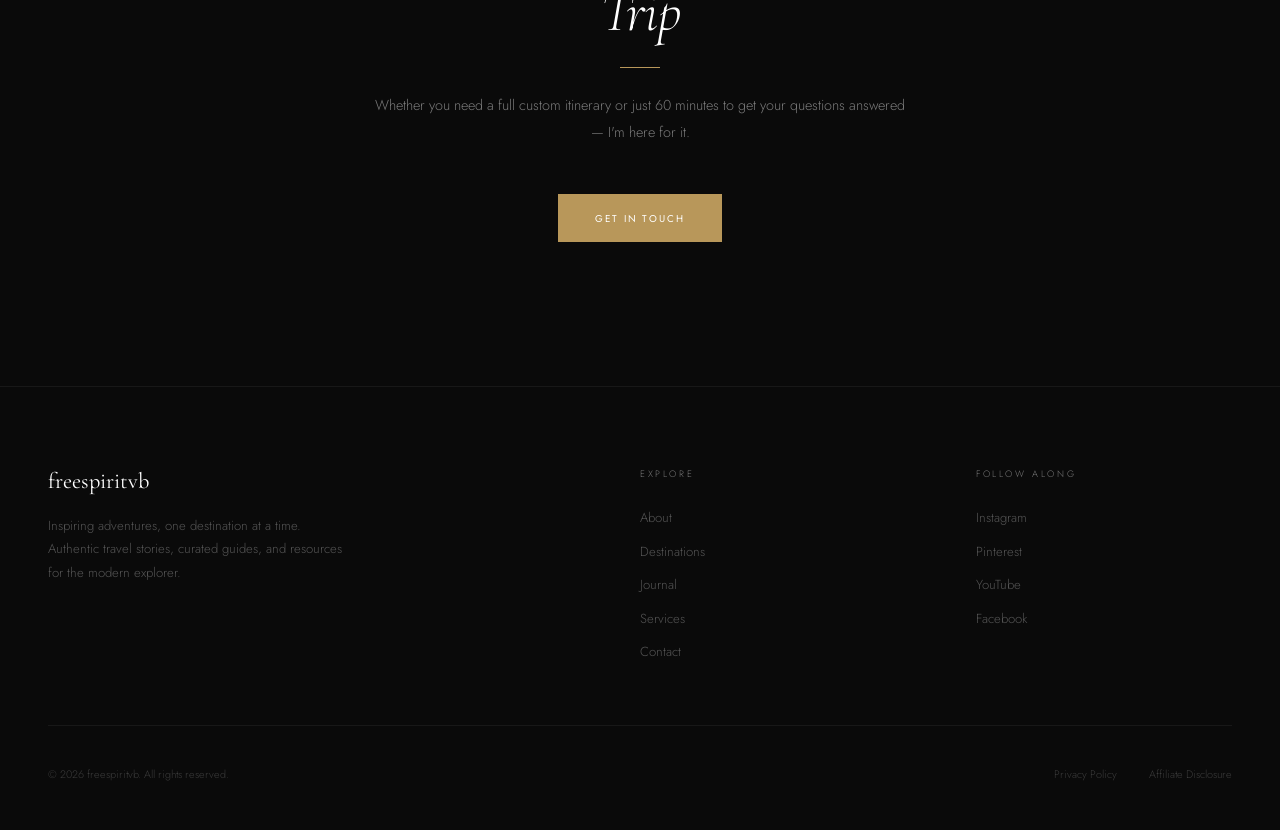
<file: services.html>
<!DOCTYPE html>
<html lang="en">
<head>
  <meta charset="UTF-8" />
  <meta name="viewport" content="width=device-width, initial-scale=1.0" />
  <title>Services — Free Spirit VB</title>
  <link rel="stylesheet" href="style.css" />
  <style>
    /* Services */
    .svc-grid { display:grid;grid-template-columns:repeat(3,1fr);gap:1px;background:var(--stone-light);border:1px solid var(--stone-light); }
    .svc-card { background:var(--warm-white);padding:4rem 3rem;transition:background .3s;position:relative;overflow:hidden; }
    .svc-card::after { content:'';position:absolute;bottom:0;left:0;right:0;height:2px;background:var(--gold);transform:scaleX(0);transform-origin:left;transition:transform .4s cubic-bezier(.16,1,.3,1); }
    .svc-card:hover { background:var(--off-white); }
    .svc-card:hover::after { transform:scaleX(1); }
    .svc-num { font-family:'Cormorant Garamond',serif;font-size:5rem;font-weight:300;color:var(--stone-light);line-height:1;display:block;margin-bottom:1.5rem;transition:color .3s; }
    .svc-card:hover .svc-num { color:var(--gold);opacity:.3; }
    .svc-title { font-family:'Cormorant Garamond',serif;font-size:1.7rem;font-weight:400;color:var(--black);margin-bottom:.9rem; }
    .svc-desc { font-size:.85rem;line-height:1.85;color:var(--text-muted);margin-bottom:1.8rem;font-weight:300; }
    .svc-includes { margin-bottom:2rem; }
    .svc-includes li { font-size:.8rem;line-height:1.7;color:var(--text-muted);padding:.3rem 0;padding-left:1.2rem;position:relative;list-style:none;font-weight:300; }
    .svc-includes li::before { content:'—';position:absolute;left:0;color:var(--gold); }
    .svc-price { font-family:'Cormorant Garamond',serif;font-size:1.3rem;color:var(--gold);padding-top:1.5rem;border-top:1px solid var(--stone-light); }
    .svc-price span { font-size:.6rem;letter-spacing:.15em;text-transform:uppercase;color:var(--text-muted);font-family:'Jost',sans-serif;font-weight:300;display:block;margin-top:.2rem; }

    /* How it works */
    .process-grid { display:grid;grid-template-columns:repeat(4,1fr);gap:1px;background:var(--stone-light);border:1px solid var(--stone-light); }
    .process-step { background:var(--warm-white);padding:3rem 2rem;text-align:center; }
    .process-n { font-family:'Cormorant Garamond',serif;font-size:3.5rem;font-weight:300;color:var(--gold);opacity:.3;line-height:1;display:block;margin-bottom:1rem; }
    .process-title { font-family:'Cormorant Garamond',serif;font-size:1.2rem;font-weight:400;color:var(--black);margin-bottom:.7rem; }
    .process-desc { font-size:.8rem;line-height:1.8;color:var(--text-muted);font-weight:300; }

    /* Products */
    .products-grid { display:grid;grid-template-columns:repeat(3,1fr);gap:2.5rem; }
    .product-card { border:1px solid var(--stone-light);padding:3rem 2.5rem;text-align:center;transition:border-color .3s,transform .35s cubic-bezier(.16,1,.3,1);background:var(--warm-white); }
    .product-card:hover { border-color:var(--gold);transform:translateY(-4px); }
    .product-icon { width:58px;height:58px;border:1px solid var(--border);display:flex;align-items:center;justify-content:center;margin:0 auto 1.8rem; }
    .product-icon svg { width:24px;height:24px;stroke:var(--gold); }
    .product-title { font-family:'Cormorant Garamond',serif;font-size:1.4rem;font-weight:400;color:var(--black);margin-bottom:.7rem; }
    .product-desc { font-size:.82rem;line-height:1.8;color:var(--text-muted);margin-bottom:1.5rem;font-weight:300; }
    .product-price { font-family:'Cormorant Garamond',serif;font-size:1.25rem;color:var(--gold);margin-bottom:1.5rem; }

    /* Testimonial */
    .testimonial-grid { display:grid;grid-template-columns:repeat(3,1fr);gap:2rem; }
    .t-card { padding:2.5rem;border:1px solid var(--stone-light);background:var(--warm-white); }
    .t-stars { color:var(--gold);font-size:.9rem;letter-spacing:.15em;margin-bottom:1.2rem; }
    .t-text { font-family:'Cormorant Garamond',serif;font-size:1.1rem;font-style:italic;font-weight:300;color:var(--text);line-height:1.6;margin-bottom:1.5rem; }
    .t-author { font-size:.7rem;letter-spacing:.15em;text-transform:uppercase;color:var(--text-muted); }

    @media (max-width:1024px) { .svc-grid { grid-template-columns:1fr; } .process-grid { grid-template-columns:repeat(2,1fr); } }
    @media (max-width:768px) { .products-grid { grid-template-columns:1fr; } .testimonial-grid { grid-template-columns:1fr; } .process-grid { grid-template-columns:1fr; } }
  </style>
</head>
<body>



  <nav id="nav" class="nav-light">
    <a href="index.html" class="nav-logo"> freespiritvb </a>
    <div class="nav-links">
      <a href="about.html">About</a>
      <a href="destinations.html">Destinations</a>
      <a href="journal.html">Journal</a>
      <a href="services.html" class="active">Services</a>
      <a href="contact.html" class="nav-cta">Contact</a>
    </div>
    <button class="menu-btn" id="menu-btn"><span></span><span></span></button>
  </nav>

  <div id="mobile-menu">
    <button id="mob-close" class="mob-close">✕</button>
    <a href="about.html">About</a><a href="destinations.html">Destinations</a>
    <a href="journal.html">Journal</a><a href="services.html">Services</a><a href="contact.html">Contact</a>
  </div>

  <header class="page-hero">
    <div class="page-hero-bg" style="background-image:url('https://images.unsplash.com/photo-1488085061387-422e29b40080?w=1800&q=80');"></div>
    <div class="page-hero-overlay"></div>
    <div class="page-hero-content container">
      <span class="eyebrow">Let Me Help You Travel Better</span>
      <h1 class="section-title" style="color:#fff;font-size:clamp(3rem,8vw,7rem);">Services & <em>Products</em></h1>
    </div>
  </header>

  <!-- SERVICES -->
  <section class="section-pad">
    <div class="container">
      <div style="text-align:center;margin-bottom:3.5rem;" class="reveal">
        <span class="eyebrow">Work With Me</span>
        <h2 class="section-title">Travel <em>Services</em></h2>
      </div>
      <div class="svc-grid reveal">
        <div class="svc-card">
          <span class="svc-num">01</span>
          <div class="svc-title">Custom Itineraries</div>
          <p class="svc-desc">Fully personalized, day-by-day travel plans crafted to your style, interests, and budget. No cookie-cutter routes — every detail considered.</p>
          <ul class="svc-includes">
            <li>Day-by-day itinerary (PDF)</li>
            <li>Accommodation recommendations</li>
            <li>Restaurant & café lists</li>
            <li>Packing checklist</li>
            <li>1 revision round included</li>
          </ul>
          <div class="svc-price"> Inquire <span> </span></div>
        </div>
        <div class="svc-card">
          <span class="svc-num">02</span>
          <div class="svc-title">Travel Consulting</div>
          <p class="svc-desc">One-on-one video calls to strategize your trip, review your existing plans, and get insider recommendations you won't find in any guide.</p>
          <ul class="svc-includes">
            <li>60-minute video call</li>
            <li>Pre-call questionnaire</li>
            <li>Call notes & summary</li>
            <li>Follow-up resource list</li>
            <li>Email support for 7 days</li>
          </ul>
          <div class="svc-price"> Inquire <span>Via Zoom or Google Meet</span></div>
        </div>
        <div class="svc-card">
          <span class="svc-num">03</span>
          <div class="svc-title">Brand Partnerships</div>
          <p class="svc-desc">Collaborations with destinations, hotels, and travel brands that align with authentic exploration, cultural respect, and sustainable tourism.</p>
          <ul class="svc-includes">
            <li>Instagram content creation</li>
            <li>Blog post features</li>
            <li>Destination reviews</li>
            <li>Press trip coverage</li>
            <li>Social media campaigns</li>
          </ul>
          <div class="svc-price">Inquire<span>Custom packages available</span></div>
        </div>
      </div>
    </div>
  </section>

  <!-- HOW IT WORKS -->
  <section class="section-pad bg-off">
    <div class="container">
      <div style="text-align:center;margin-bottom:3.5rem;" class="reveal">
        <span class="eyebrow">The Process</span>
        <h2 class="section-title">How It <em>Works</em></h2>
      </div>
      <div class="process-grid reveal">
        <div class="process-step"><span class="process-n">1</span><div class="process-title">Book a Call</div><p class="process-desc">Fill out the contact form with your travel dates, destination, and goals.</p></div>
        <div class="process-step"><span class="process-n">2</span><div class="process-title">Discovery Call</div><p class="process-desc">We chat about your travel style, preferences, budget, and must-haves.</p></div>
        <div class="process-step"><span class="process-n">3</span><div class="process-title">I Research</div><p class="process-desc">I build your custom plan using years of first-hand knowledge and contacts.</p></div>
        <div class="process-step"><span class="process-n">4</span><div class="process-title">You Explore</div><p class="process-desc">You receive your plan and set off — I'm available for questions throughout.</p></div>
      </div>
    </div>
  </section>

  <section class="section-pad">
    <div class="container">
      <div style="text-align:center;margin-bottom:3.5rem;" class="reveal">
        <span class="eyebrow">Resources</span>
        <h2 class="section-title">Digital <em>Products</em></h2>
      </div>

      <div style="text-align:center; padding: 5rem 2rem; border: 1px solid var(--stone-light); background: var(--warm-white);" class="reveal rv1">
        <span style="font-family:'Cormorant Garamond',serif; font-size: 2.2rem; font-style: italic; color: var(--gold);">Coming Soon</span>
        <p style="margin-top: 1.2rem; font-size: .9rem; line-height: 1.8; color: var(--text-muted); font-weight: 300; max-width: 500px; margin-left: auto; margin-right: auto;">
          I am currently crafting beautiful travel guides, itineraries, and editing presets. 
        </p>
      </div>

      </div>
  </section>

  <!-- DIGITAL PRODUCTS 
  <section class="section-pad">
    <div class="container">
      <div style="text-align:center;margin-bottom:3.5rem;" class="reveal">
        <span class="eyebrow">Resources</span>
        <h2 class="section-title">Digital <em>Products</em></h2>
      </div>
      <div class="products-grid reveal">
        <div class="product-card">
          <div class="product-icon"><svg fill="none" stroke="currentColor" viewBox="0 0 24 24"><path stroke-linecap="round" stroke-linejoin="round" stroke-width="1.5" d="M3 9a2 2 0 012-2h.93a2 2 0 001.664-.89l.812-1.22A2 2 0 0110.07 4h3.86a2 2 0 011.664.89l.812 1.22A2 2 0 0018.07 7H19a2 2 0 012 2v9a2 2 0 01-2 2H5a2 2 0 01-2-2V9z"/><circle cx="12" cy="13" r="3" stroke-width="1.5"/></svg></div>
          <div class="product-title">Lightroom Presets</div>
          <p class="product-desc">My signature editing presets to give your travel photos a warm, dreamy, editorial look.</p>
          <div class="product-price">From $14.99</div>
          <a href="#" class="btn btn-gold" style="justify-content:center;">Shop Presets</a>
        </div>
        <div class="product-card">
          <div class="product-icon"><svg fill="none" stroke="currentColor" viewBox="0 0 24 24"><path stroke-linecap="round" stroke-linejoin="round" stroke-width="1.5" d="M12 6.253v13m0-13C10.832 5.477 9.246 5 7.5 5S4.168 5.477 3 6.253v13C4.168 18.477 5.754 18 7.5 18s3.332.477 4.5 1.253m0-13C13.168 5.477 14.754 5 16.5 5c1.747 0 3.332.477 4.5 1.253v13C19.832 18.477 18.247 18 16.5 18c-1.746 0-3.332.477-4.5 1.253"/></svg></div>
          <div class="product-title">Destination Guides</div>
          <p class="product-desc">Comprehensive guides with insider tips, hidden gems, maps, and full-day itineraries for each destination.</p>
          <div class="product-price">From $19.99</div>
          <a href="#" class="btn btn-gold" style="justify-content:center;">Browse Guides</a>
        </div>
        <div class="product-card">
          <div class="product-icon"><svg fill="none" stroke="currentColor" viewBox="0 0 24 24"><path stroke-linecap="round" stroke-linejoin="round" stroke-width="1.5" d="M9 12h6m-6 4h6m2 5H7a2 2 0 01-2-2V5a2 2 0 012-2h5.586a1 1 0 01.707.293l5.414 5.414a1 1 0 01.293.707V19a2 2 0 01-2 2z"/></svg></div>
          <div class="product-title">Travel Planners</div>
          <p class="product-desc">Customizable Notion and PDF templates for budgets, packing lists, and day-by-day itineraries.</p>
          <div class="product-price">From $9.99</div>
          <a href="#" class="btn btn-gold" style="justify-content:center;">Get Templates</a>
        </div>
      </div>
    </div>
  </section> -->

  <!-- TESTIMONIALS
  <section class="section-pad bg-off">
    <div class="container">
      <div style="text-align:center;margin-bottom:3.5rem;" class="reveal">
        <span class="eyebrow">Kind Words</span>
        <h2 class="section-title">What Travelers <em>Say</em></h2>
      </div>
      <div class="testimonial-grid reveal">
        <div class="t-card"><div class="t-stars">★★★★★</div><p class="t-text">"Valbona created the most thoughtful itinerary for our Japan trip. We discovered places we never would have found on our own."</p><div class="t-author">Sarah M. — Chicago</div></div>
        <div class="t-card"><div class="t-stars">★★★★★</div><p class="t-text">"Her Morocco guide was worth every penny. The local riad recommendations alone saved us hours of research."</p><div class="t-author">Leila K. — New York</div></div>
        <div class="t-card"><div class="t-stars">★★★★★</div><p class="t-text">"As a solo female traveler nervous about Saudi Arabia, Valbona's guide gave me the confidence to go. It was my best trip ever."</p><div class="t-author">Priya R. — London</div></div>
      </div>
    </div>
  </section>  -->

  <!-- CTA -->
  <section class="section-pad bg-dark" style="text-align:center;">
    <div class="container" style="max-width:640px;">
      <span class="eyebrow" style="color:var(--gold);">Ready to Plan?</span>
      <h2 class="section-title" style="color:#fff;margin-bottom:1rem;">Let's Build Your <em>Dream Trip</em></h2>
      <span class="gold-line" style="margin:1.5rem auto;"></span>
      <p style="color:rgba(255,255,255,.45);font-size:.9rem;line-height:1.9;margin-bottom:3rem;">Whether you need a full custom itinerary or just 60 minutes to get your questions answered — I'm here for it.</p>
      <a href="contact.html" class="btn btn-gold">Get in Touch</a>
    </div>
  </section>

  <footer>
    <div class="footer-inner">
      <div class="footer-grid">
        <div><a href="index.html" class="footer-logo"> freespiritvb </a><p class="footer-desc">Inspiring adventures, one destination at a time. Authentic travel stories, curated guides, and resources for the modern explorer.</p></div>
        <div><div class="footer-heading">Explore</div><div class="footer-links"><a href="about.html">About</a><a href="destinations.html">Destinations</a><a href="journal.html">Journal</a><a href="services.html">Services</a><a href="contact.html">Contact</a></div></div>
        <div><div class="footer-heading">Follow Along</div><div class="footer-links"><a href="#">Instagram</a><a href="#">Pinterest</a><a href="#">YouTube</a><a href="#">Facebook</a></div></div>
      </div>
      <div class="footer-bottom">
        <p class="footer-copy">&copy; 2026 freespiritvb. All rights reserved.</p>
        <div class="footer-legal"><a href="#">Privacy Policy</a><a href="#">Affiliate Disclosure</a></div>
      </div>
    </div>
  </footer>

  <script src="main.js"></script>
</body>
</html>
</file>
<file: style.css>
/* ============================================
   FREE SPIRIT VB — Shared Styles
   Modern Minimalist Luxury
   ============================================ */

@import url('https://fonts.googleapis.com/css2?family=Cormorant+Garamond:ital,wght@0,300;0,400;0,500;0,600;1,300;1,400;1,500&family=Jost:wght@200;300;400;500&family=Parisienne&display=swap');

/* ===== RESET & BASE ===== */
*, *::before, *::after { box-sizing: border-box; margin: 0; padding: 0; }
html { scroll-behavior: smooth; font-size: 16px; }
body {
  font-family: 'Jost', sans-serif;
  font-weight: 300;
  color: var(--text);
  background: var(--warm-white);
  -webkit-font-smoothing: antialiased;
  cursor: url('data:image/svg+xml;utf8,<svg xmlns="http://www.w3.org/2000/svg" width="24" height="24" viewBox="0 0 24 24"><path d="M 2 2 L 14 14 L 9 14 L 12 21 L 9 22 L 6 15 L 2 19 Z" fill="white" stroke="rgba(0,0,0,0.25)" stroke-width="1"/></svg>') 2 2, auto !important;
}

/* Use the standard OS pointing hand for links and buttons */
a, button, [role="button"], input, select, textarea {
  cursor: pointer !important;
}
img { display: block; max-width: 100%; }
a { text-decoration: none; }
::selection { background: var(--gold); color: #fff; }

/* ===== TOKENS ===== */
:root {
  --black:       #0a0a0a;
  --off-white:   #f7f4ef;
  --warm-white:  #faf8f5;
  --stone:       #c8bfb0;
  --stone-light: #e8e2d9;
  --gold:        #b8975a;
  --gold-light:  #d4b07a;
  --text:        #1a1a1a;
  --text-muted:  #8a8078;
  --border:      rgba(184,151,90,0.22);

  --nav-h: 80px;
  --max-w: 1280px;
  --pad-x: 3rem;
  --section: 9rem;
  --section-sm: 6rem;
}

/* ===== TYPOGRAPHY ===== */
h1, h2, h3, h4 { font-family: 'Cormorant Garamond', serif; font-weight: 400; }
.script  { font-family: 'Parisienne', cursive; }

.eyebrow {
  display: block;
  font-family: 'Jost', sans-serif;
  font-size: 0.6rem;
  font-weight: 400;
  letter-spacing: 0.3em;
  text-transform: uppercase;
  color: var(--gold);
  margin-bottom: 1.1rem;
}
.section-title {
  font-size: clamp(2.2rem, 4.5vw, 4rem);
  font-weight: 300;
  line-height: 1.05;
  letter-spacing: -0.01em;
  color: var(--black);
}
.section-title em { font-style: italic; }
.gold-line {
  display: block;
  width: 40px;
  height: 1px;
  background: var(--gold);
  margin: 1.8rem 0;
}
.lead {
  font-size: 0.95rem;
  line-height: 1.9;
  color: var(--text-muted);
  font-weight: 300;
}

/* ===== LAYOUT ===== */
.container {
  max-width: var(--max-w);
  margin: 0 auto;
  padding: 0 var(--pad-x);
}
.section-pad  { padding: var(--section) 0; }
.section-sm   { padding: var(--section-sm) 0; }
.bg-off       { background: var(--off-white); }
.bg-dark      { background: var(--black); }

/* ===== CUSTOM CURSOR ===== */
.cursor {
  width: 8px; height: 8px;
  background: var(--gold);
  border-radius: 50%;
  position: fixed; top: 0; left: 0;
  pointer-events: none; z-index: 9999;
  transform: translate(-50%,-50%);
  transition: width .3s, height .3s;
  mix-blend-mode: multiply;
}
.cursor-ring {
  width: 34px; height: 34px;
  border: 1px solid var(--gold);
  border-radius: 50%;
  position: fixed; top: 0; left: 0;
  pointer-events: none; z-index: 9998;
  transform: translate(-50%,-50%);
  transition: all .12s ease;
  opacity: .45;
}

/* ===== NAVIGATION ===== */
#nav {
  position: fixed; top: 0; inset-inline: 0;
  z-index: 200;
  height: var(--nav-h);
  display: flex; align-items: center; justify-content: space-between;
  padding: 0 var(--pad-x);
  transition: background .5s, border-color .5s;
  border-bottom: 1px solid transparent;
}
#nav.scrolled {
  background: rgba(250,248,245,.93);
  backdrop-filter: blur(20px);
  border-color: var(--border);
}
#nav.scrolled .nav-logo { color: var(--black); }
#nav.scrolled .nav-links a { color: var(--text-muted); }
#nav.scrolled .nav-links a:hover { color: var(--black); }
#nav.scrolled .nav-cta { border-color: var(--black); color: var(--black); }

/* Light (over dark hero) */
.nav-light .nav-logo { color: #fff; }
.nav-light .nav-logo .accent { color: var(--gold-light); }
.nav-light .nav-links a { color: rgba(255,255,255,.55); }
.nav-light .nav-links a:hover { color: #fff; }
.nav-light .nav-cta { border-color: rgba(255,255,255,.35); color: #fff; }
.nav-light .menu-btn span { background: #fff; }

/* Dark (over light bg) */
.nav-dark .nav-logo { color: var(--black); }
.nav-dark .nav-logo .accent { color: var(--gold); }
.nav-dark .nav-links a { color: var(--text-muted); }
.nav-dark .nav-links a:hover { color: var(--black); }
.nav-dark .nav-cta { border-color: var(--black); color: var(--black); }
.nav-dark .menu-btn span { background: var(--black); }

.nav-logo {
  font-family: 'Cormorant Garamond', serif;
  font-size: 1.35rem;
  font-weight: 500;
  letter-spacing: .02em;
  color: #fff;
  transition: color .3s;
}
.nav-logo .accent { color: var(--gold-light); }
.nav-links { display: flex; align-items: center; gap: 2.5rem; }
.nav-links a {
  font-size: 0.62rem;
  font-weight: 400;
  letter-spacing: .2em;
  text-transform: uppercase;
  color: rgba(255,255,255,.55);
  transition: color .3s;
  position: relative;
}
.nav-links a::after {
  content: '';
  position: absolute; bottom: -2px; left: 0; right: 0;
  height: 1px; background: var(--gold);
  transform: scaleX(0); transform-origin: left;
  transition: transform .3s cubic-bezier(.16,1,.3,1);
}
.nav-links a:hover::after, .nav-links a.active::after { transform: scaleX(1); }
.nav-links a.active { color: inherit; }
.nav-cta {
  font-size: 0.62rem;
  font-weight: 400;
  letter-spacing: .2em;
  text-transform: uppercase;
  color: #fff;
  border: 1px solid rgba(255,255,255,.35);
  padding: .6rem 1.4rem;
  transition: all .3s;
  
}
.nav-cta:hover { background: #fff; color: var(--black) !important; }
.nav-cta::after { display: none !important; }

/* Mobile menu btn */
.menu-btn {
  display: none; flex-direction: column; gap: 5px;
  background: none; border: none;  padding: 4px;
}
.menu-btn span { display: block; width: 22px; height: 1px; background: #fff; transition: all .3s; }
#mobile-menu {
  display: none; position: fixed; inset: 0; z-index: 199;
  background: var(--off-white);
  padding: 7rem 2rem 3rem;
  flex-direction: column; gap: 2rem;
}
#mobile-menu.open { display: flex; }
#mobile-menu a {
  font-family: 'Cormorant Garamond', serif;
  font-size: 2.8rem; font-weight: 300;
  color: var(--black);
  transition: color .3s;
}
#mobile-menu a:hover { color: var(--gold); }
#mobile-menu .mob-close {
  position: absolute; top: 2rem; right: 2rem;
  font-size: 1.5rem; color: var(--text-muted); 
  background: none; border: none;
}

/* ===== PAGE HERO (inner pages) ===== */
.page-hero {
  min-height: 55vh;
  display: flex; align-items: flex-end;
  position: relative; overflow: hidden;
  background: var(--black);
  padding-bottom: 5rem;
}
.page-hero-bg {
  position: absolute; inset: 0;
  background-size: cover; background-position: center;
  opacity: .4;
}
.page-hero-overlay {
  position: absolute; inset: 0;
  background: linear-gradient(to bottom, rgba(10,10,10,.25) 0%, rgba(10,10,10,.65) 100%);
}
.page-hero-content {
  position: relative; z-index: 1;
}
.page-hero-content .eyebrow { color: var(--gold-light); }
.page-hero-content .section-title { color: #fff; font-size: clamp(3rem, 7vw, 6.5rem); }

/* ===== BUTTONS ===== */
.btn {
  display: inline-flex; align-items: center; gap: .5rem;
  font-family: 'Jost', sans-serif;
  font-size: 0.62rem;
  font-weight: 400;
  letter-spacing: .2em;
  text-transform: uppercase;
  padding: .95rem 2.2rem;

  transition: all .35s cubic-bezier(.16,1,.3,1);
}
.btn-gold  { background: var(--gold); color: #fff; border: 1px solid var(--gold); }
.btn-gold:hover { background: var(--gold-light); border-color: var(--gold-light); transform: translateY(-2px); }
.btn-dark  { background: var(--black); color: #fff; border: 1px solid var(--black); }
.btn-dark:hover { background: #222; transform: translateY(-2px); }
.btn-outline { border: 1px solid var(--black); color: var(--black); }
.btn-outline:hover { background: var(--black); color: #fff; }
.btn-outline-light { border: 1px solid rgba(255,255,255,.35); color: #fff; }
.btn-outline-light:hover { background: #fff; color: var(--black); }

/* ===== SCROLL REVEAL ===== */
.reveal {
  opacity: 0; transform: translateY(22px);
  transition: opacity .8s cubic-bezier(.16,1,.3,1), transform .8s cubic-bezier(.16,1,.3,1);
}
.reveal.visible { opacity: 1; transform: none; }
.rv1 { transition-delay: .1s; }
.rv2 { transition-delay: .2s; }
.rv3 { transition-delay: .3s; }
.rv4 { transition-delay: .4s; }

/* ===== NEWSLETTER STRIP ===== */
.newsletter-strip {
  background: var(--black);
  text-align: center;
  padding: 6rem 2rem;
}
.newsletter-strip .section-title { color: #fff; margin-bottom: 1rem; }
.newsletter-strip p { color: rgba(255,255,255,.45); font-size: .88rem; line-height: 1.8; max-width: 480px; margin: 0 auto 2.5rem; }
.newsletter-form {
  display: flex; max-width: 460px; margin: 0 auto;
  border: 1px solid rgba(255,255,255,.15);
}
.newsletter-form input {
  flex: 1; background: transparent; border: none;
  color: #fff; font-family: 'Jost', sans-serif;
  font-size: .85rem; font-weight: 300;
  padding: .95rem 1.4rem; outline: none;
}
.newsletter-form input::placeholder { color: rgba(255,255,255,.3); }
.newsletter-form button {
  background: var(--gold); border: none; color: #fff;
  padding: .95rem 1.8rem;
  font-family: 'Jost', sans-serif; font-size: .6rem;
  letter-spacing: .2em; text-transform: uppercase; font-weight: 400;
 transition: background .3s; white-space: nowrap;
}
.newsletter-form button:hover { background: var(--gold-light); }

/* ===== FOOTER ===== */
footer {
  background: var(--black);
  border-top: 1px solid rgba(255,255,255,.06);
  padding: 5rem var(--pad-x) 3rem;
}
.footer-inner {
  max-width: var(--max-w); margin: 0 auto;
}
.footer-grid {
  display: grid; grid-template-columns: 2fr 1fr 1fr;
  gap: 5rem; margin-bottom: 4rem;
}
.footer-logo {
  font-family: 'Cormorant Garamond', serif;
  font-size: 1.4rem; font-weight: 400;
  color: #fff; display: block; margin-bottom: 1.25rem;
}
.footer-logo .accent { color: var(--gold); }
.footer-desc { font-size: .82rem; line-height: 1.8; color: rgba(255,255,255,.3); max-width: 300px; font-weight: 300; }
.footer-heading { font-size: .58rem; letter-spacing: .28em; text-transform: uppercase; color: rgba(255,255,255,.45); margin-bottom: 1.8rem; }
.footer-links { display: flex; flex-direction: column; gap: .9rem; }
.footer-links a { font-size: .82rem; color: rgba(255,255,255,.3); transition: color .3s; font-weight: 300; }
.footer-links a:hover { color: var(--gold-light); }
.footer-bottom {
  padding-top: 2.5rem;
  border-top: 1px solid rgba(255,255,255,.06);
  display: flex; align-items: center; justify-content: space-between;
}
.footer-copy { font-size: .68rem; color: rgba(255,255,255,.2); }
.footer-legal { display: flex; gap: 2rem; }
.footer-legal a { font-size: .68rem; color: rgba(255,255,255,.2); transition: color .3s; }
.footer-legal a:hover { color: var(--gold); }

/* ===== FAQ ===== */
.faq-item { border-bottom: 1px solid var(--stone-light); }
.faq-item:first-child { border-top: 1px solid var(--stone-light); }
.faq-btn {
  width: 100%; display: flex; align-items: center; justify-content: space-between;
  padding: 1.8rem 0; background: none; border: none; text-align: left;
}
.faq-question { font-family: 'Cormorant Garamond', serif; font-size: 1.25rem; font-weight: 400; color: var(--black); }
.faq-icon { font-size: 1.2rem; color: var(--gold); transition: transform .3s; flex-shrink: 0; margin-left: 2rem; font-weight: 300; }
.faq-icon.open { transform: rotate(45deg); }
.faq-body {
  display: grid; grid-template-rows: 0fr;
  transition: grid-template-rows .4s cubic-bezier(.16,1,.3,1);
}
.faq-body.open { grid-template-rows: 1fr; }
.faq-body > div { overflow: hidden; }
.faq-body p { padding-bottom: 1.8rem; font-size: .85rem; line-height: 1.9; color: var(--text-muted); font-weight: 300; max-width: 600px; }

/* ===== CARD HELPERS ===== */
.img-zoom { overflow: hidden; }
.img-zoom img { transition: transform .8s cubic-bezier(.16,1,.3,1); }
.img-zoom:hover img { transform: scale(1.05); }

/* ===== RESPONSIVE ===== */
@media (max-width: 1024px) {
  :root { --pad-x: 2rem; }
  .footer-grid { grid-template-columns: 1fr 1fr; gap: 3rem; }
}
@media (max-width: 768px) {
  :root { --pad-x: 1.5rem; --section: 5rem; --section-sm: 4rem; }
  .menu-btn { display: flex; }
  .nav-links { display: none; }
  body { cursor: auto; }
  .cursor, .cursor-ring { display: none; }
  .footer-grid { grid-template-columns: 1fr; gap: 2.5rem; }
  .footer-bottom { flex-direction: column; gap: 1rem; text-align: center; }
  footer { padding: 4rem var(--pad-x) 2.5rem; }
  .newsletter-form { flex-direction: column; border: none; }
  .newsletter-form input { border: 1px solid rgba(255,255,255,.15); }
  .newsletter-form button { padding: 1rem; }
}
</file>
